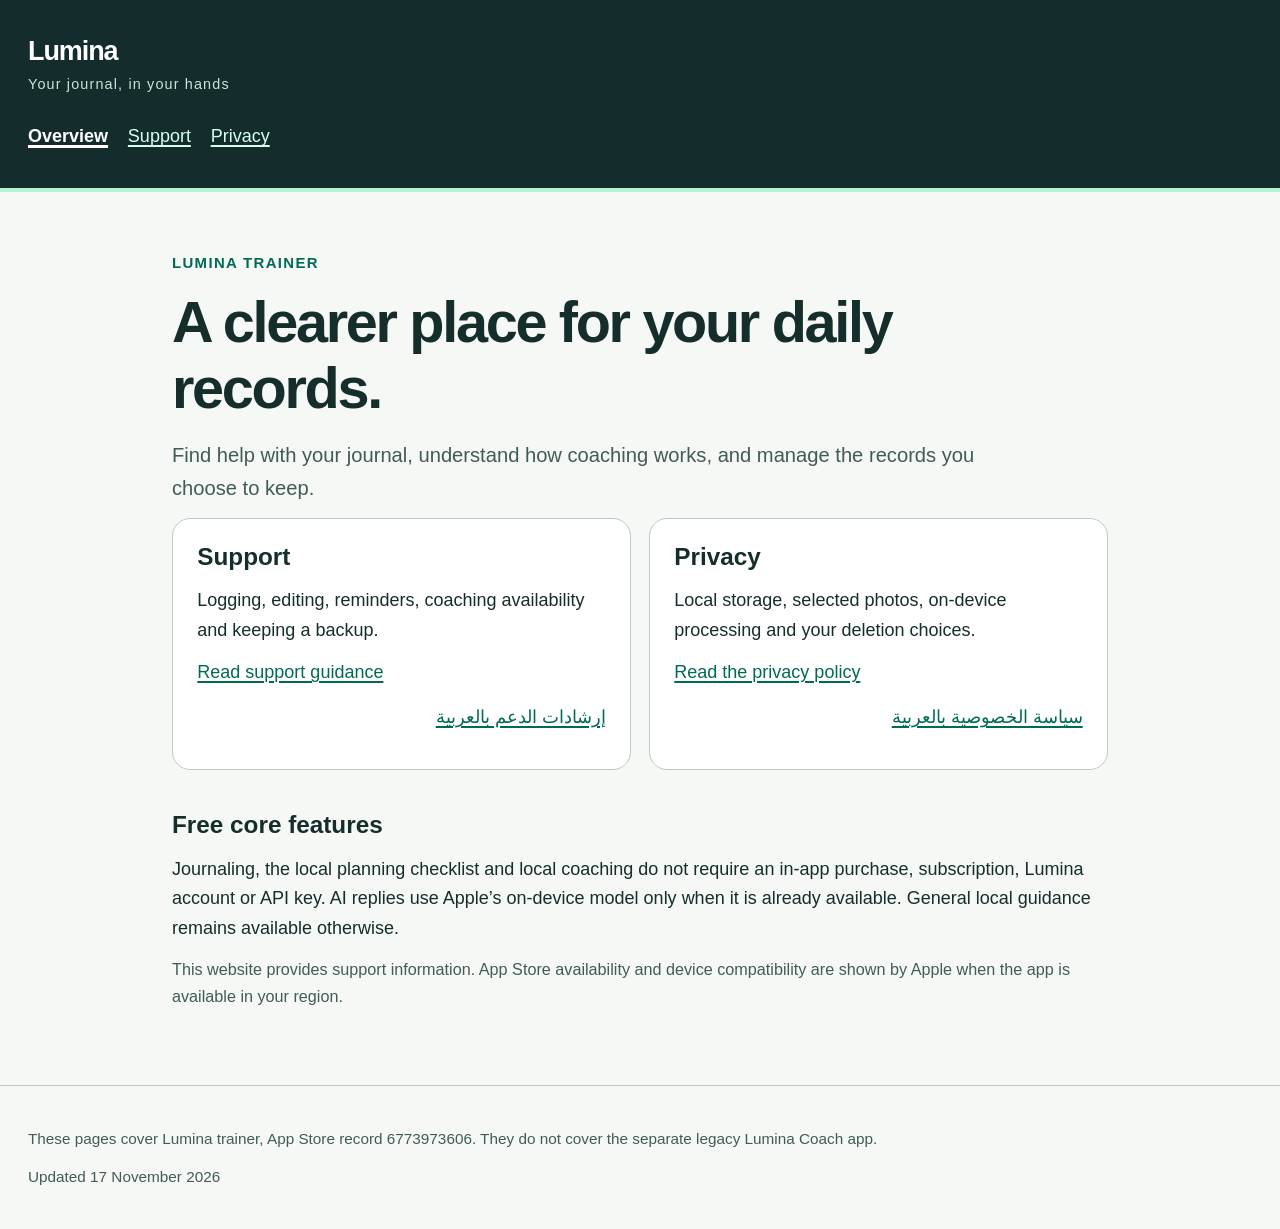
<file: docs/index.html>
<!doctype html>
<html lang="en" dir="ltr">
<head>
<meta charset="utf-8">
<meta name="viewport" content="width=device-width, initial-scale=1">
<meta name="description" content="Support, privacy and data controls for Lumina trainer.">
<meta name="referrer" content="strict-origin-when-cross-origin">
<meta http-equiv="Content-Security-Policy" content="default-src 'none'; style-src 'self'; img-src 'self'; base-uri 'none'; form-action 'none'">
<title>Support and privacy · Lumina</title>
<link rel="stylesheet" href="styles.css">
</head>
<body>
<a class="skip" href="#main">Skip to content</a>
<header><div class="wrap"><a class="brand" href="index.html">Lumina<span>Your journal, in your hands</span></a><nav aria-label="Main navigation"><a href="index.html" aria-current="page">Overview</a><a href="support.html">Support</a><a href="privacy.html">Privacy</a></nav></div></header>
<main class="wrap" id="main">
<p class="eyebrow">Lumina trainer</p>
<h1>A clearer place for your daily records.</h1>
<p class="intro">Find help with your journal, understand how coaching works, and manage the records you choose to keep.</p>
<div class="cards">
<section class="card"><h2>Support</h2><p>Logging, editing, reminders, coaching availability and keeping a backup.</p><p><a href="support.html">Read support guidance</a></p><p lang="ar" dir="rtl"><a href="support-ar.html">إرشادات الدعم بالعربية</a></p></section>
<section class="card"><h2>Privacy</h2><p>Local storage, selected photos, on-device processing and your deletion choices.</p><p><a href="privacy.html">Read the privacy policy</a></p><p lang="ar" dir="rtl"><a href="privacy-ar.html">سياسة الخصوصية بالعربية</a></p></section>
</div>
<section><h2>Free core features</h2><p>Journaling, the local planning checklist and local coaching do not require an in-app purchase, subscription, Lumina account or API key. AI replies use Apple’s on-device model only when it is already available. General local guidance remains available otherwise.</p></section>
<p class="meta">This website provides support information. App Store availability and device compatibility are shown by Apple when the app is available in your region.</p>
</main>
<footer><div class="wrap"><p>These pages cover Lumina trainer, App Store record 6773973606. They do not cover the separate legacy Lumina Coach app.</p><p>Updated 17 November 2026</p></div></footer>
</body>
</html>
</file>
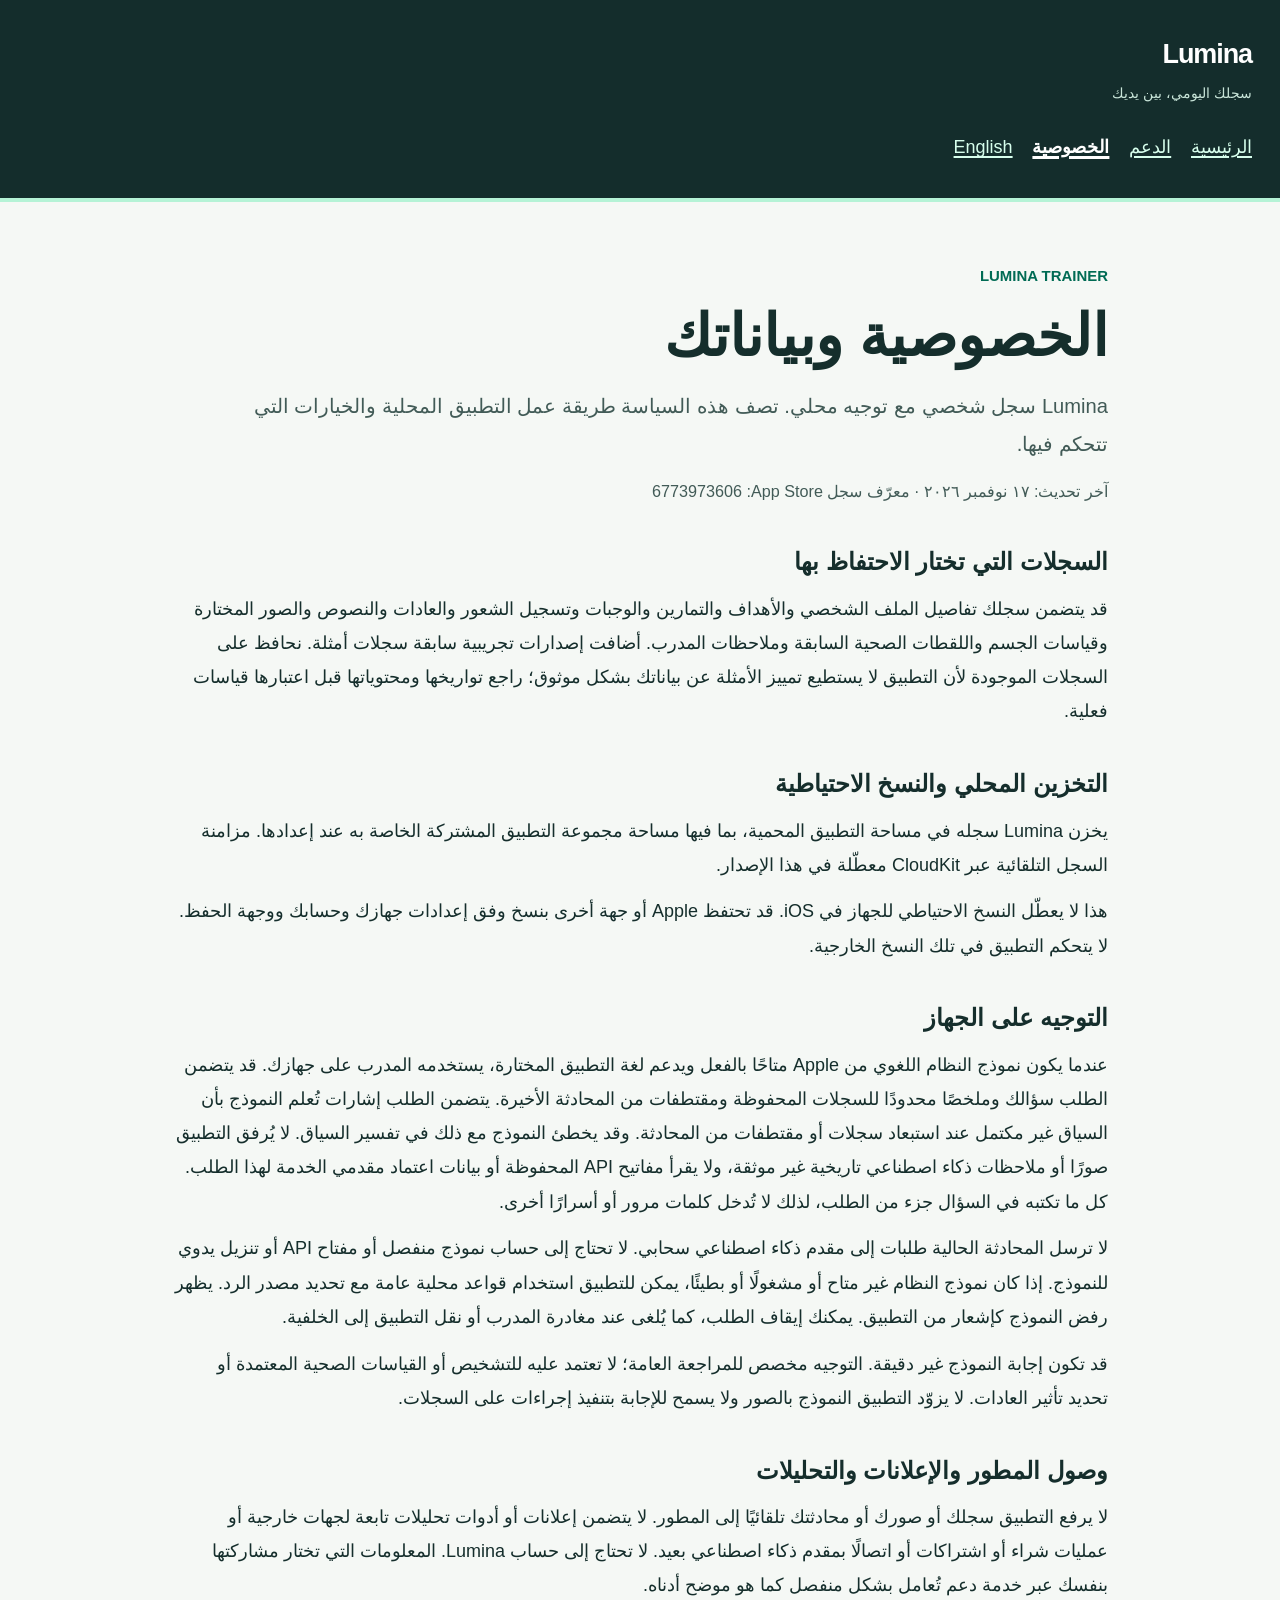
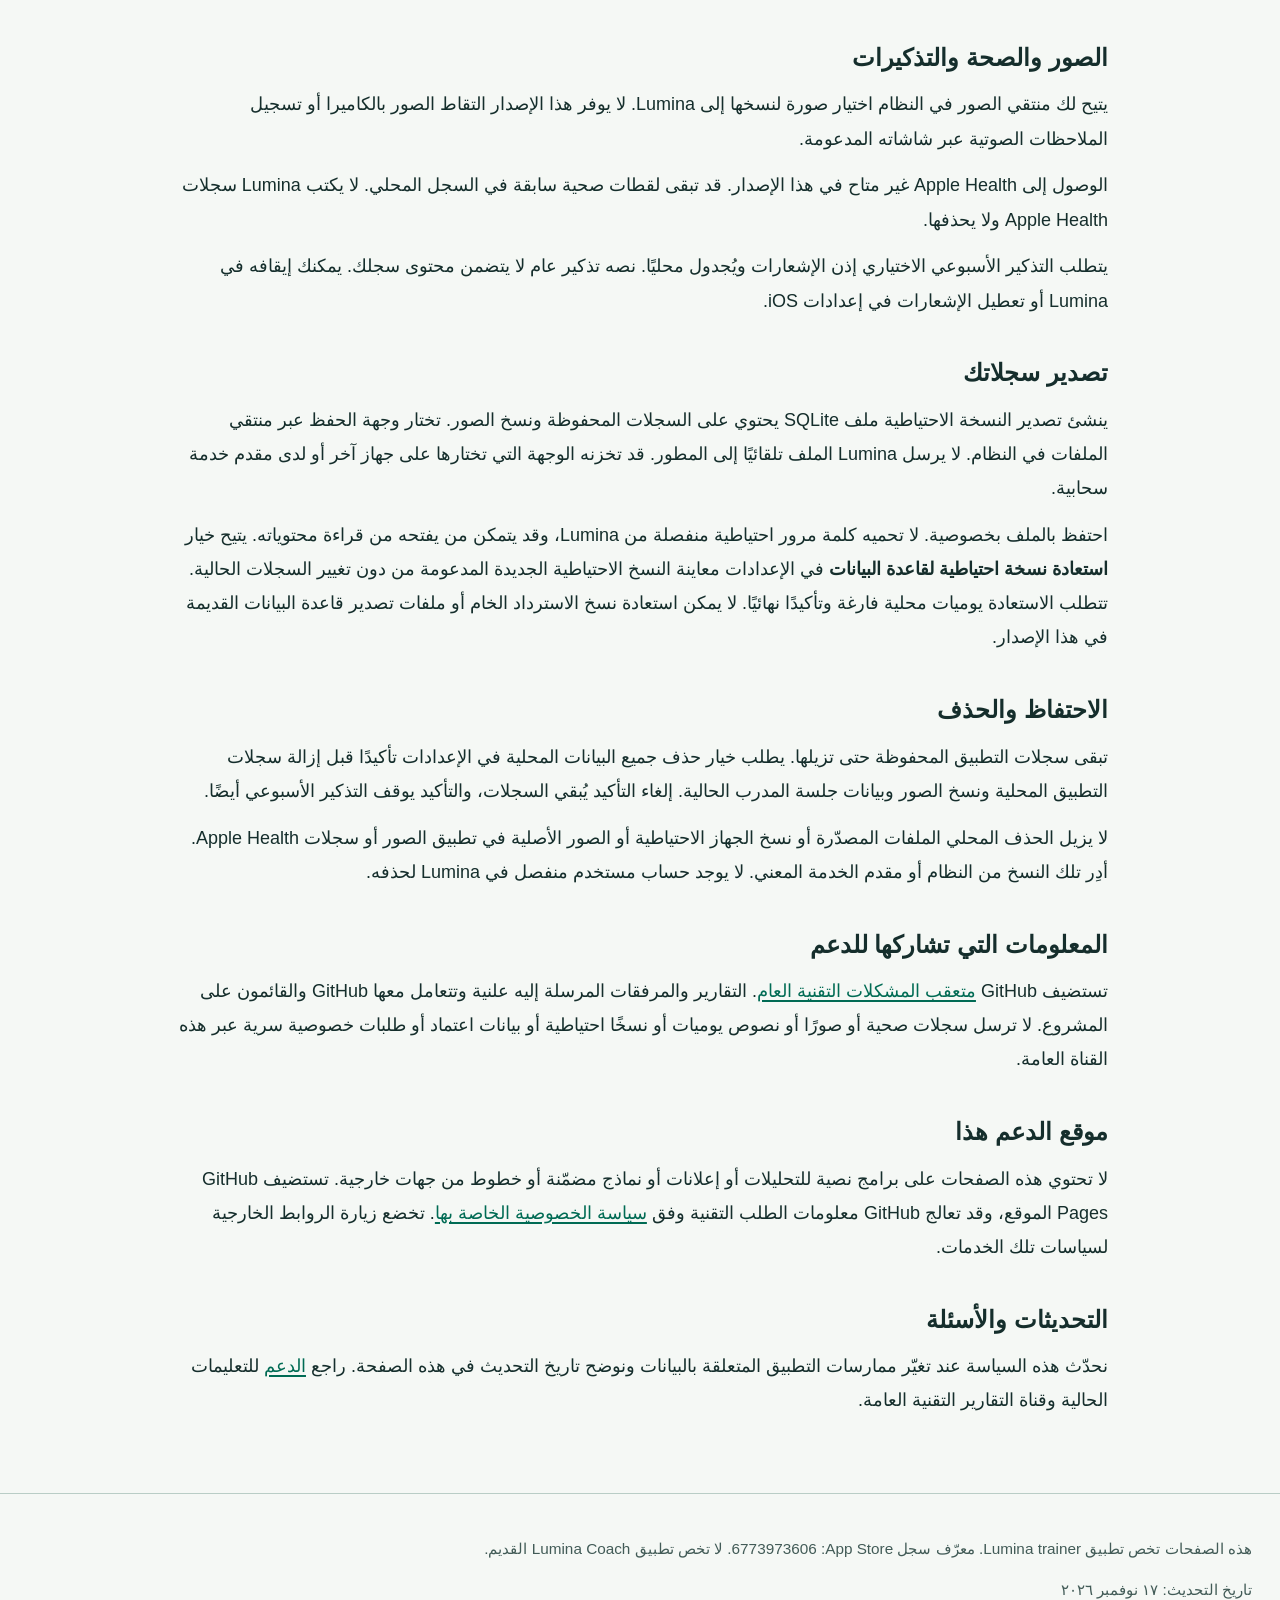
<file: docs/privacy-ar.html>
<!doctype html>
<html lang="ar" dir="rtl">
<head>
<meta charset="utf-8">
<meta name="viewport" content="width=device-width, initial-scale=1">
<meta name="description" content="كيف يخزن Lumina trainer سجلاتك ويعالجها ويصدرها ويحذفها.">
<meta name="referrer" content="strict-origin-when-cross-origin">
<meta http-equiv="Content-Security-Policy" content="default-src 'none'; style-src 'self'; img-src 'self'; base-uri 'none'; form-action 'none'">
<title>سياسة الخصوصية · Lumina</title>
<link rel="stylesheet" href="styles.css">
</head>
<body>
<a class="skip" href="#main">انتقل إلى المحتوى</a>
<header><div class="wrap"><a class="brand" href="index.html">Lumina<span>سجلك اليومي، بين يديك</span></a><nav aria-label="التنقل الرئيسي"><a href="index.html">الرئيسية</a><a href="support-ar.html">الدعم</a><a href="privacy-ar.html" aria-current="page">الخصوصية</a><a href="privacy.html" lang="en" hreflang="en">English</a></nav></div></header>
<main class="wrap" id="main">
<p class="eyebrow">Lumina trainer</p><h1>الخصوصية وبياناتك</h1>
<p class="intro">Lumina سجل شخصي مع توجيه محلي. تصف هذه السياسة طريقة عمل التطبيق المحلية والخيارات التي تتحكم فيها.</p>
<p class="meta">آخر تحديث: ١٧ نوفمبر ٢٠٢٦ · معرّف سجل App Store: <bdi>6773973606</bdi></p>
<section id="records"><h2>السجلات التي تختار الاحتفاظ بها</h2><p>قد يتضمن سجلك تفاصيل الملف الشخصي والأهداف والتمارين والوجبات وتسجيل الشعور والعادات والنصوص والصور المختارة وقياسات الجسم واللقطات الصحية السابقة وملاحظات المدرب. أضافت إصدارات تجريبية سابقة سجلات أمثلة. نحافظ على السجلات الموجودة لأن التطبيق لا يستطيع تمييز الأمثلة عن بياناتك بشكل موثوق؛ راجع تواريخها ومحتوياتها قبل اعتبارها قياسات فعلية.</p></section>
<section id="storage"><h2>التخزين المحلي والنسخ الاحتياطية</h2><p>يخزن Lumina سجله في مساحة التطبيق المحمية، بما فيها مساحة مجموعة التطبيق المشتركة الخاصة به عند إعدادها. مزامنة السجل التلقائية عبر CloudKit معطّلة في هذا الإصدار.</p><p>هذا لا يعطّل النسخ الاحتياطي للجهاز في iOS. قد تحتفظ Apple أو جهة أخرى بنسخ وفق إعدادات جهازك وحسابك ووجهة الحفظ. لا يتحكم التطبيق في تلك النسخ الخارجية.</p></section>
<section id="ai"><h2>التوجيه على الجهاز</h2><p>عندما يكون نموذج النظام اللغوي من Apple متاحًا بالفعل ويدعم لغة التطبيق المختارة، يستخدمه المدرب على جهازك. قد يتضمن الطلب سؤالك وملخصًا محدودًا للسجلات المحفوظة ومقتطفات من المحادثة الأخيرة. يتضمن الطلب إشارات تُعلم النموذج بأن السياق غير مكتمل عند استبعاد سجلات أو مقتطفات من المحادثة. وقد يخطئ النموذج مع ذلك في تفسير السياق. لا يُرفق التطبيق صورًا أو ملاحظات ذكاء اصطناعي تاريخية غير موثقة، ولا يقرأ مفاتيح API المحفوظة أو بيانات اعتماد مقدمي الخدمة لهذا الطلب. كل ما تكتبه في السؤال جزء من الطلب، لذلك لا تُدخل كلمات مرور أو أسرارًا أخرى.</p><p>لا ترسل المحادثة الحالية طلبات إلى مقدم ذكاء اصطناعي سحابي. لا تحتاج إلى حساب نموذج منفصل أو مفتاح API أو تنزيل يدوي للنموذج. إذا كان نموذج النظام غير متاح أو مشغولًا أو بطيئًا، يمكن للتطبيق استخدام قواعد محلية عامة مع تحديد مصدر الرد. يظهر رفض النموذج كإشعار من التطبيق. يمكنك إيقاف الطلب، كما يُلغى عند مغادرة المدرب أو نقل التطبيق إلى الخلفية.</p><p>قد تكون إجابة النموذج غير دقيقة. التوجيه مخصص للمراجعة العامة؛ لا تعتمد عليه للتشخيص أو القياسات الصحية المعتمدة أو تحديد تأثير العادات. لا يزوّد التطبيق النموذج بالصور ولا يسمح للإجابة بتنفيذ إجراءات على السجلات.</p></section>
<section id="collection"><h2>وصول المطور والإعلانات والتحليلات</h2><p>لا يرفع التطبيق سجلك أو صورك أو محادثتك تلقائيًا إلى المطور. لا يتضمن إعلانات أو أدوات تحليلات تابعة لجهات خارجية أو عمليات شراء أو اشتراكات أو اتصالًا بمقدم ذكاء اصطناعي بعيد. لا تحتاج إلى حساب Lumina. المعلومات التي تختار مشاركتها بنفسك عبر خدمة دعم تُعامل بشكل منفصل كما هو موضح أدناه.</p></section>
<section id="permissions"><h2>الصور والصحة والتذكيرات</h2><p>يتيح لك منتقي الصور في النظام اختيار صورة لنسخها إلى Lumina. لا يوفر هذا الإصدار التقاط الصور بالكاميرا أو تسجيل الملاحظات الصوتية عبر شاشاته المدعومة.</p><p>الوصول إلى Apple Health غير متاح في هذا الإصدار. قد تبقى لقطات صحية سابقة في السجل المحلي. لا يكتب Lumina سجلات Apple Health ولا يحذفها.</p><p>يتطلب التذكير الأسبوعي الاختياري إذن الإشعارات ويُجدول محليًا. نصه تذكير عام لا يتضمن محتوى سجلك. يمكنك إيقافه في Lumina أو تعطيل الإشعارات في إعدادات iOS.</p></section>
<section id="export"><h2>تصدير سجلاتك</h2><p>ينشئ تصدير النسخة الاحتياطية ملف SQLite يحتوي على السجلات المحفوظة ونسخ الصور. تختار وجهة الحفظ عبر منتقي الملفات في النظام. لا يرسل Lumina الملف تلقائيًا إلى المطور. قد تخزنه الوجهة التي تختارها على جهاز آخر أو لدى مقدم خدمة سحابية.</p><p>احتفظ بالملف بخصوصية. لا تحميه كلمة مرور احتياطية منفصلة من Lumina، وقد يتمكن من يفتحه من قراءة محتوياته. يتيح خيار <strong>استعادة نسخة احتياطية لقاعدة البيانات</strong> في الإعدادات معاينة النسخ الاحتياطية الجديدة المدعومة من دون تغيير السجلات الحالية. تتطلب الاستعادة يوميات محلية فارغة وتأكيدًا نهائيًا. لا يمكن استعادة نسخ الاسترداد الخام أو ملفات تصدير قاعدة البيانات القديمة في هذا الإصدار.</p></section>
<section id="retention"><h2>الاحتفاظ والحذف</h2><p>تبقى سجلات التطبيق المحفوظة حتى تزيلها. يطلب خيار حذف جميع البيانات المحلية في الإعدادات تأكيدًا قبل إزالة سجلات التطبيق المحلية ونسخ الصور وبيانات جلسة المدرب الحالية. إلغاء التأكيد يُبقي السجلات، والتأكيد يوقف التذكير الأسبوعي أيضًا.</p><p>لا يزيل الحذف المحلي الملفات المصدّرة أو نسخ الجهاز الاحتياطية أو الصور الأصلية في تطبيق الصور أو سجلات Apple Health. أدِر تلك النسخ من النظام أو مقدم الخدمة المعني. لا يوجد حساب مستخدم منفصل في Lumina لحذفه.</p></section>
<section id="support"><h2>المعلومات التي تشاركها للدعم</h2><p>تستضيف GitHub <a href="support-ar.html#contact">متعقب المشكلات التقنية العام</a>. التقارير والمرفقات المرسلة إليه علنية وتتعامل معها GitHub والقائمون على المشروع. لا ترسل سجلات صحية أو صورًا أو نصوص يوميات أو نسخًا احتياطية أو بيانات اعتماد أو طلبات خصوصية سرية عبر هذه القناة العامة.</p></section>
<section id="website"><h2>موقع الدعم هذا</h2><p>لا تحتوي هذه الصفحات على برامج نصية للتحليلات أو إعلانات أو نماذج مضمّنة أو خطوط من جهات خارجية. تستضيف GitHub Pages الموقع، وقد تعالج GitHub معلومات الطلب التقنية وفق <a href="https://docs.github.com/en/site-policy/privacy-policies/github-general-privacy-statement">سياسة الخصوصية الخاصة بها</a>. تخضع زيارة الروابط الخارجية لسياسات تلك الخدمات.</p></section>
<section id="changes"><h2>التحديثات والأسئلة</h2><p>نحدّث هذه السياسة عند تغيّر ممارسات التطبيق المتعلقة بالبيانات ونوضح تاريخ التحديث في هذه الصفحة. راجع <a href="support-ar.html">الدعم</a> للتعليمات الحالية وقناة التقارير التقنية العامة.</p></section>
</main>
<footer><div class="wrap"><p>هذه الصفحات تخص تطبيق Lumina trainer. معرّف سجل App Store: <bdi>6773973606</bdi>. لا تخص تطبيق Lumina Coach القديم.</p><p>تاريخ التحديث: ١٧ نوفمبر ٢٠٢٦</p></div></footer>
</body>
</html>
</file>
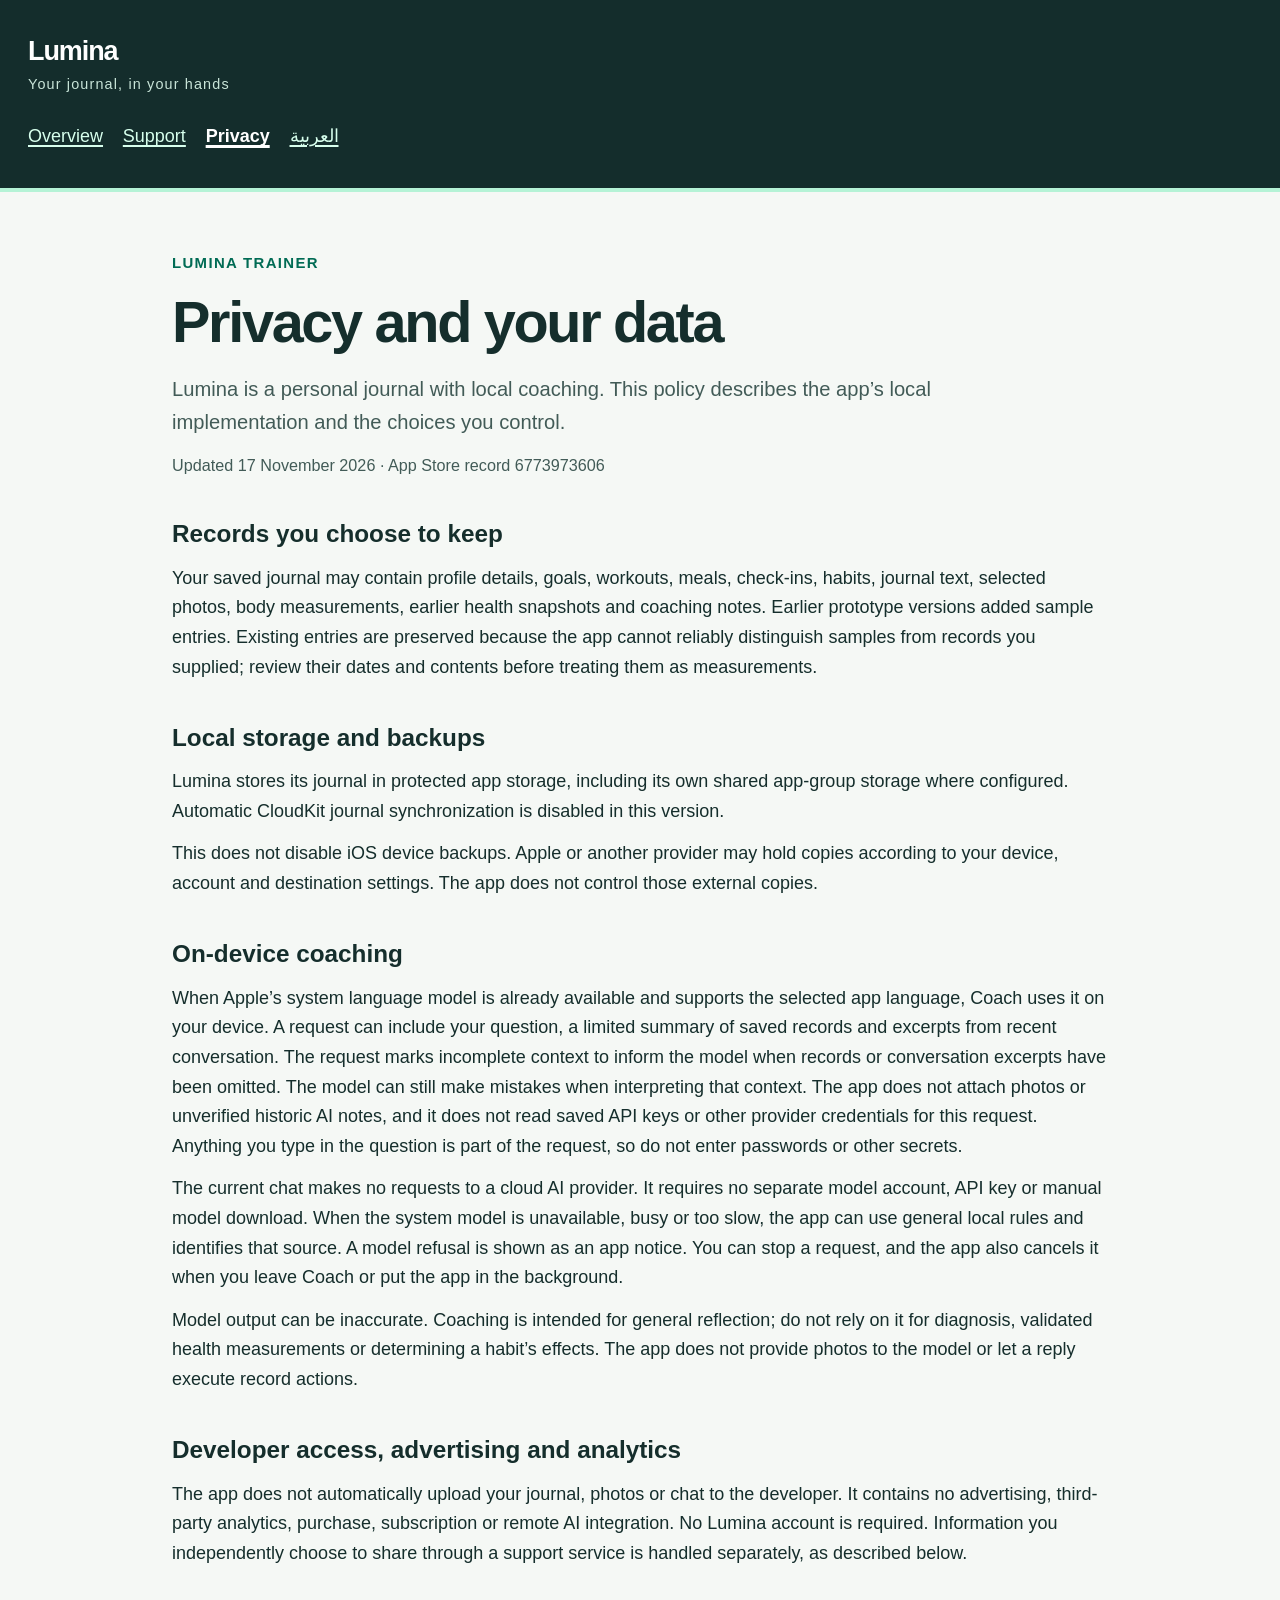
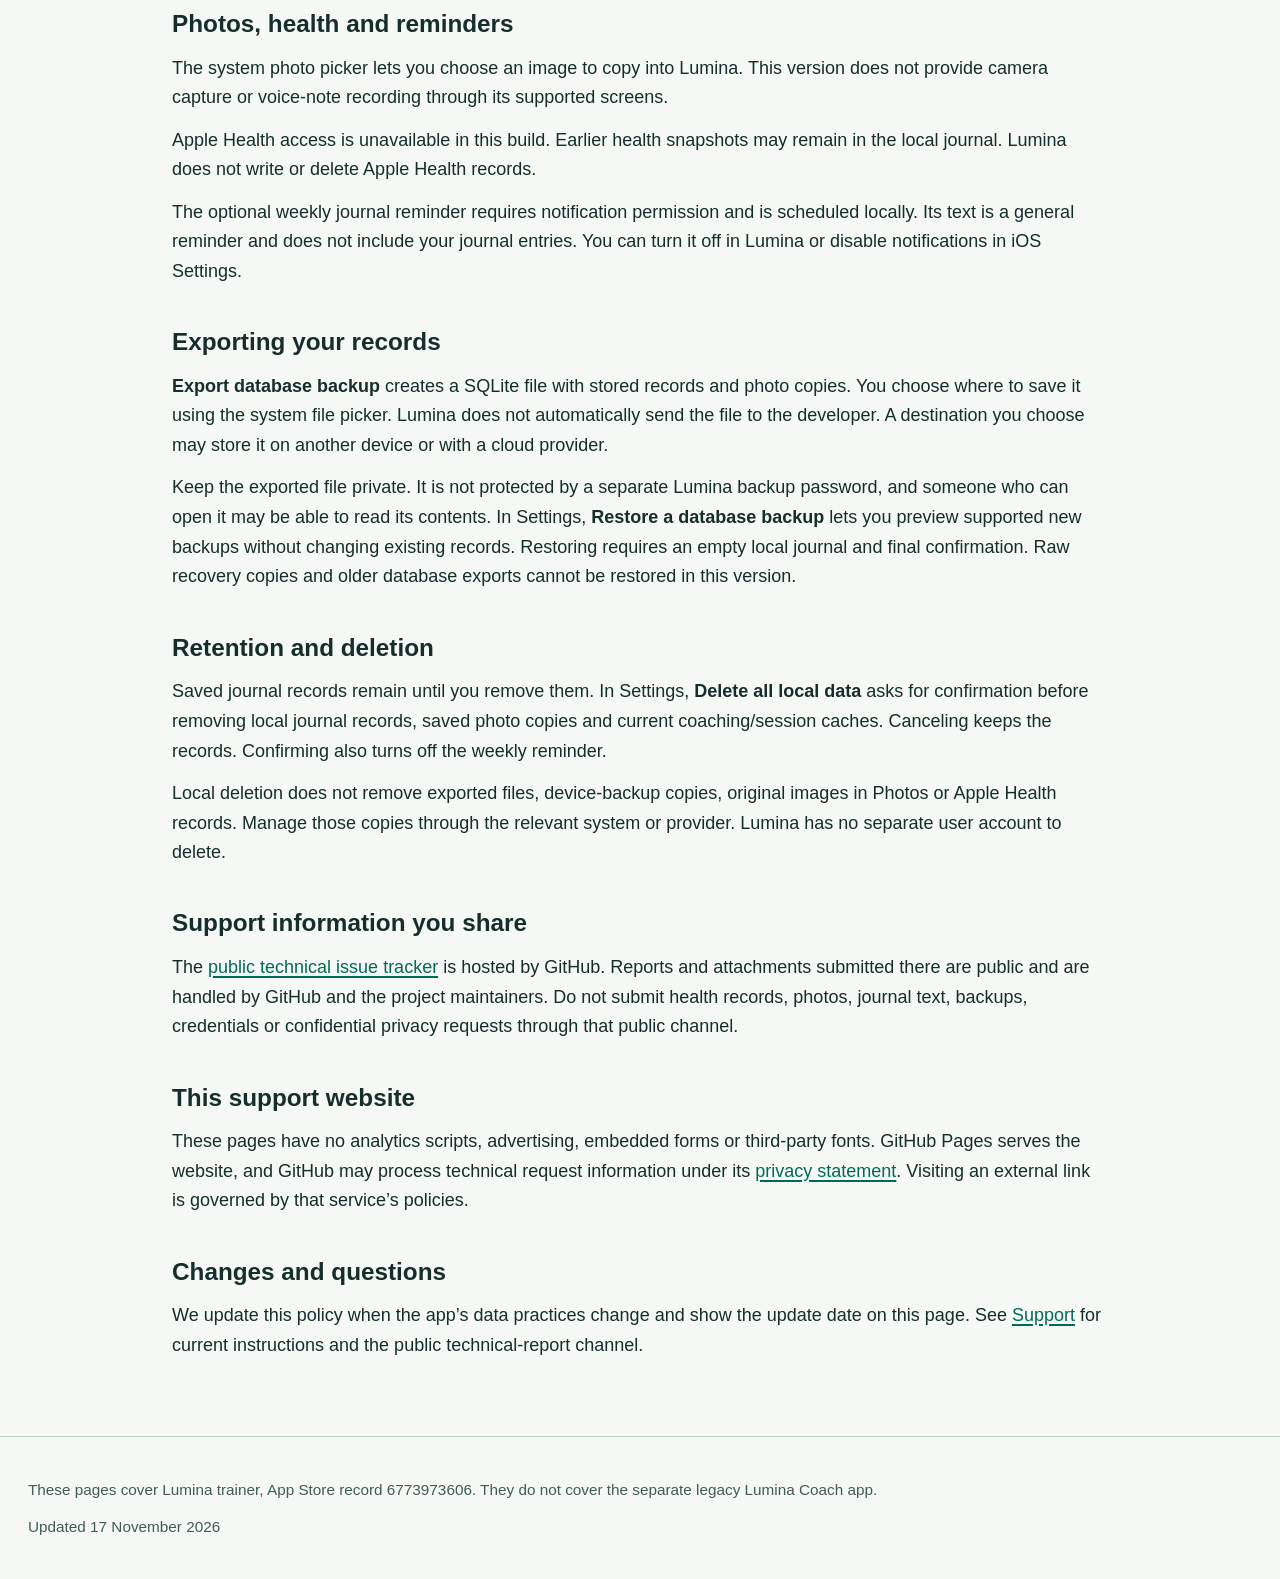
<file: docs/privacy.html>
<!doctype html>
<html lang="en" dir="ltr">
<head>
<meta charset="utf-8">
<meta name="viewport" content="width=device-width, initial-scale=1">
<meta name="description" content="How Lumina trainer stores, processes, exports and deletes your records.">
<meta name="referrer" content="strict-origin-when-cross-origin">
<meta http-equiv="Content-Security-Policy" content="default-src 'none'; style-src 'self'; img-src 'self'; base-uri 'none'; form-action 'none'">
<title>Privacy policy · Lumina</title>
<link rel="stylesheet" href="styles.css">
</head>
<body>
<a class="skip" href="#main">Skip to content</a>
<header><div class="wrap"><a class="brand" href="index.html">Lumina<span>Your journal, in your hands</span></a><nav aria-label="Main navigation"><a href="index.html">Overview</a><a href="support.html">Support</a><a href="privacy.html" aria-current="page">Privacy</a><a href="privacy-ar.html" lang="ar" hreflang="ar">العربية</a></nav></div></header>
<main class="wrap" id="main">
<p class="eyebrow">Lumina trainer</p>
<h1>Privacy and your data</h1>
<p class="intro">Lumina is a personal journal with local coaching. This policy describes the app’s local implementation and the choices you control.</p>
<p class="meta">Updated 17 November 2026 · App Store record 6773973606</p>
<section id="records"><h2>Records you choose to keep</h2><p>Your saved journal may contain profile details, goals, workouts, meals, check-ins, habits, journal text, selected photos, body measurements, earlier health snapshots and coaching notes. Earlier prototype versions added sample entries. Existing entries are preserved because the app cannot reliably distinguish samples from records you supplied; review their dates and contents before treating them as measurements.</p></section>
<section id="storage"><h2>Local storage and backups</h2><p>Lumina stores its journal in protected app storage, including its own shared app-group storage where configured. Automatic CloudKit journal synchronization is disabled in this version.</p><p>This does not disable iOS device backups. Apple or another provider may hold copies according to your device, account and destination settings. The app does not control those external copies.</p></section>
<section id="ai"><h2>On-device coaching</h2><p>When Apple’s system language model is already available and supports the selected app language, Coach uses it on your device. A request can include your question, a limited summary of saved records and excerpts from recent conversation. The request marks incomplete context to inform the model when records or conversation excerpts have been omitted. The model can still make mistakes when interpreting that context. The app does not attach photos or unverified historic AI notes, and it does not read saved API keys or other provider credentials for this request. Anything you type in the question is part of the request, so do not enter passwords or other secrets.</p><p>The current chat makes no requests to a cloud AI provider. It requires no separate model account, API key or manual model download. When the system model is unavailable, busy or too slow, the app can use general local rules and identifies that source. A model refusal is shown as an app notice. You can stop a request, and the app also cancels it when you leave Coach or put the app in the background.</p><p>Model output can be inaccurate. Coaching is intended for general reflection; do not rely on it for diagnosis, validated health measurements or determining a habit’s effects. The app does not provide photos to the model or let a reply execute record actions.</p></section>
<section id="collection"><h2>Developer access, advertising and analytics</h2><p>The app does not automatically upload your journal, photos or chat to the developer. It contains no advertising, third-party analytics, purchase, subscription or remote AI integration. No Lumina account is required. Information you independently choose to share through a support service is handled separately, as described below.</p></section>
<section id="permissions"><h2>Photos, health and reminders</h2><p>The system photo picker lets you choose an image to copy into Lumina. This version does not provide camera capture or voice-note recording through its supported screens.</p><p>Apple Health access is unavailable in this build. Earlier health snapshots may remain in the local journal. Lumina does not write or delete Apple Health records.</p><p>The optional weekly journal reminder requires notification permission and is scheduled locally. Its text is a general reminder and does not include your journal entries. You can turn it off in Lumina or disable notifications in iOS Settings.</p></section>
<section id="export"><h2>Exporting your records</h2><p><strong>Export database backup</strong> creates a SQLite file with stored records and photo copies. You choose where to save it using the system file picker. Lumina does not automatically send the file to the developer. A destination you choose may store it on another device or with a cloud provider.</p><p>Keep the exported file private. It is not protected by a separate Lumina backup password, and someone who can open it may be able to read its contents. In Settings, <strong>Restore a database backup</strong> lets you preview supported new backups without changing existing records. Restoring requires an empty local journal and final confirmation. Raw recovery copies and older database exports cannot be restored in this version.</p></section>
<section id="retention"><h2>Retention and deletion</h2><p>Saved journal records remain until you remove them. In Settings, <strong>Delete all local data</strong> asks for confirmation before removing local journal records, saved photo copies and current coaching/session caches. Canceling keeps the records. Confirming also turns off the weekly reminder.</p><p>Local deletion does not remove exported files, device-backup copies, original images in Photos or Apple Health records. Manage those copies through the relevant system or provider. Lumina has no separate user account to delete.</p></section>
<section id="support"><h2>Support information you share</h2><p>The <a href="support.html#contact">public technical issue tracker</a> is hosted by GitHub. Reports and attachments submitted there are public and are handled by GitHub and the project maintainers. Do not submit health records, photos, journal text, backups, credentials or confidential privacy requests through that public channel.</p></section>
<section id="website"><h2>This support website</h2><p>These pages have no analytics scripts, advertising, embedded forms or third-party fonts. GitHub Pages serves the website, and GitHub may process technical request information under its <a href="https://docs.github.com/en/site-policy/privacy-policies/github-general-privacy-statement">privacy statement</a>. Visiting an external link is governed by that service’s policies.</p></section>
<section id="changes"><h2>Changes and questions</h2><p>We update this policy when the app’s data practices change and show the update date on this page. See <a href="support.html">Support</a> for current instructions and the public technical-report channel.</p></section>
</main>
<footer><div class="wrap"><p>These pages cover Lumina trainer, App Store record 6773973606. They do not cover the separate legacy Lumina Coach app.</p><p>Updated 17 November 2026</p></div></footer>
</body>
</html>
</file>
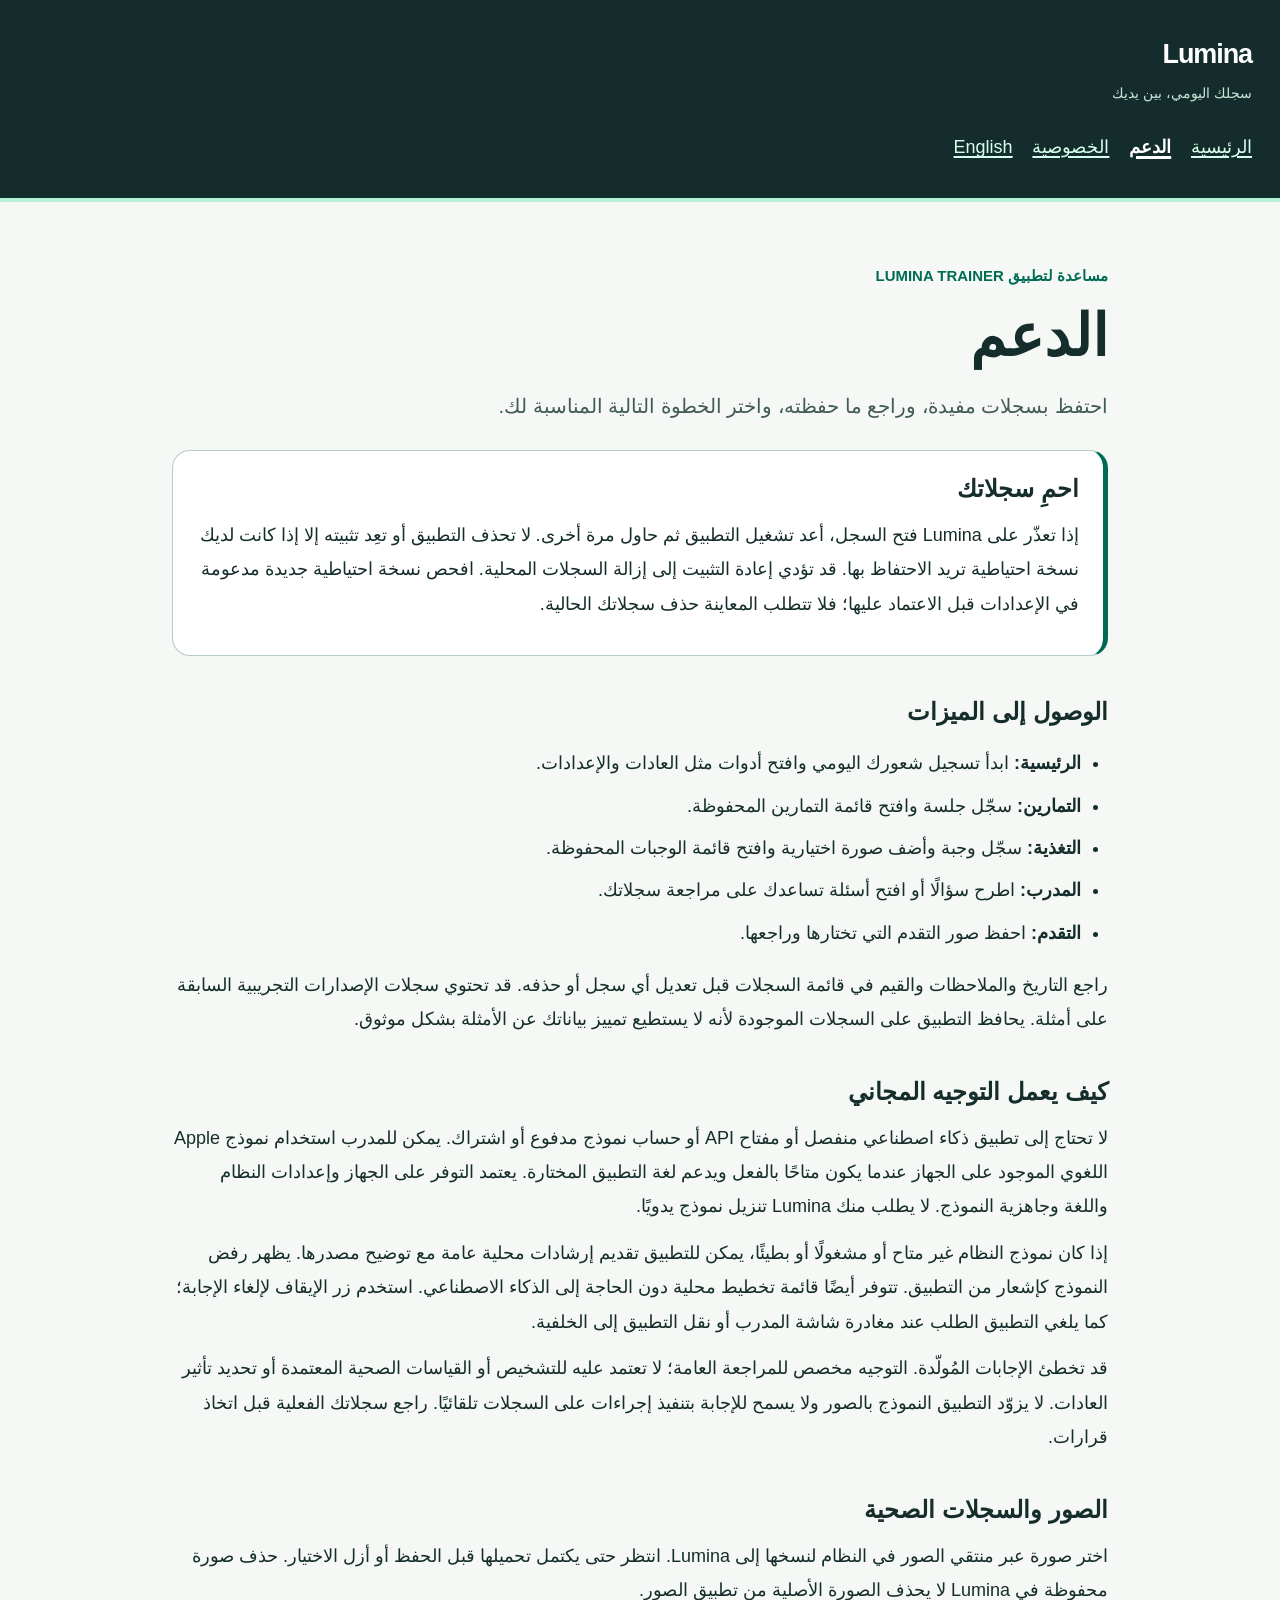
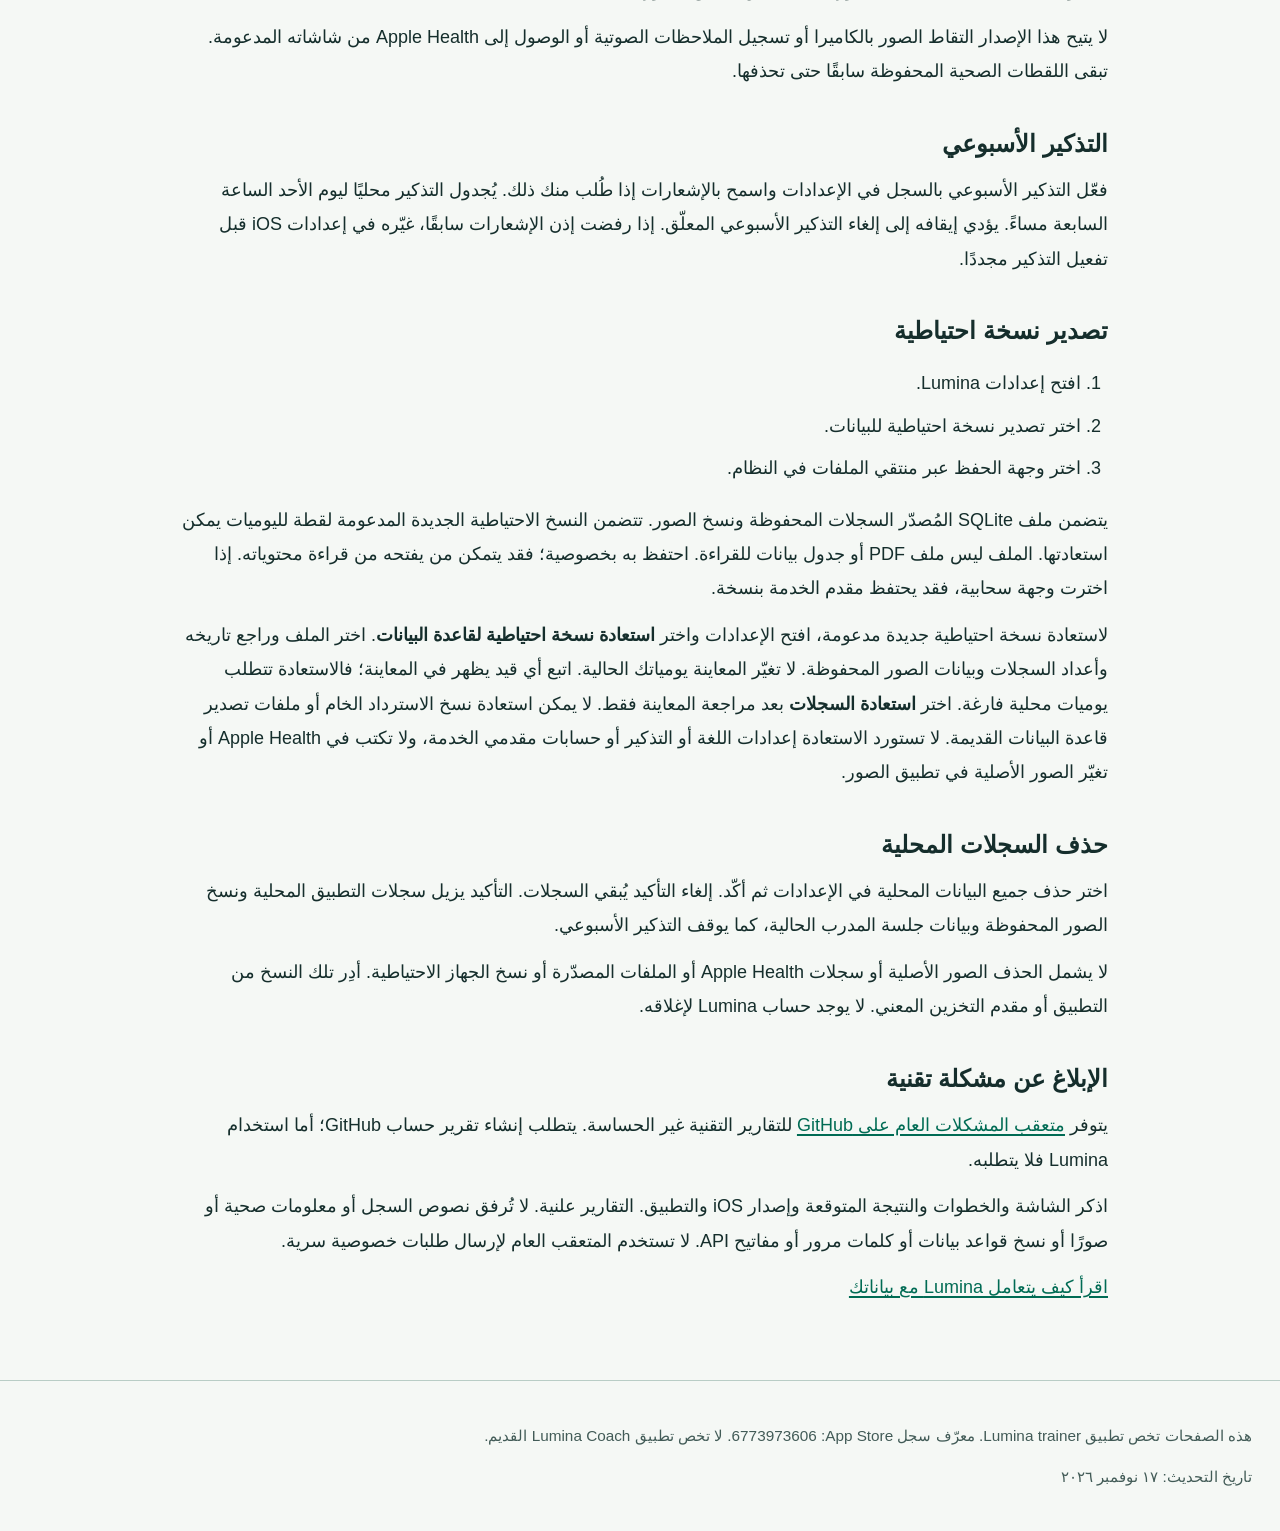
<file: docs/support-ar.html>
<!doctype html>
<html lang="ar" dir="rtl">
<head>
<meta charset="utf-8">
<meta name="viewport" content="width=device-width, initial-scale=1">
<meta name="description" content="مساعدة عملية لسجلات Lumina والتوجيه المحلي والتذكيرات والنسخ الاحتياطي والحذف.">
<meta name="referrer" content="strict-origin-when-cross-origin">
<meta http-equiv="Content-Security-Policy" content="default-src 'none'; style-src 'self'; img-src 'self'; base-uri 'none'; form-action 'none'">
<title>الدعم · Lumina</title>
<link rel="stylesheet" href="styles.css">
</head>
<body>
<a class="skip" href="#main">انتقل إلى المحتوى</a>
<header><div class="wrap"><a class="brand" href="index.html">Lumina<span>سجلك اليومي، بين يديك</span></a><nav aria-label="التنقل الرئيسي"><a href="index.html">الرئيسية</a><a href="support-ar.html" aria-current="page">الدعم</a><a href="privacy-ar.html">الخصوصية</a><a href="support.html" lang="en" hreflang="en">English</a></nav></div></header>
<main class="wrap" id="main">
<p class="eyebrow">مساعدة لتطبيق Lumina trainer</p><h1>الدعم</h1>
<p class="intro">احتفظ بسجلات مفيدة، وراجع ما حفظته، واختر الخطوة التالية المناسبة لك.</p>
<div class="note"><h2>احمِ سجلاتك</h2><p>إذا تعذّر على Lumina فتح السجل، أعد تشغيل التطبيق ثم حاول مرة أخرى. لا تحذف التطبيق أو تعِد تثبيته إلا إذا كانت لديك نسخة احتياطية تريد الاحتفاظ بها. قد تؤدي إعادة التثبيت إلى إزالة السجلات المحلية. افحص نسخة احتياطية جديدة مدعومة في الإعدادات قبل الاعتماد عليها؛ فلا تتطلب المعاينة حذف سجلاتك الحالية.</p></div>
<section id="navigation"><h2>الوصول إلى الميزات</h2><ul><li><strong>الرئيسية:</strong> ابدأ تسجيل شعورك اليومي وافتح أدوات مثل العادات والإعدادات.</li><li><strong>التمارين:</strong> سجّل جلسة وافتح قائمة التمارين المحفوظة.</li><li><strong>التغذية:</strong> سجّل وجبة وأضف صورة اختيارية وافتح قائمة الوجبات المحفوظة.</li><li><strong>المدرب:</strong> اطرح سؤالًا أو افتح أسئلة تساعدك على مراجعة سجلاتك.</li><li><strong>التقدم:</strong> احفظ صور التقدم التي تختارها وراجعها.</li></ul><p>راجع التاريخ والملاحظات والقيم في قائمة السجلات قبل تعديل أي سجل أو حذفه. قد تحتوي سجلات الإصدارات التجريبية السابقة على أمثلة. يحافظ التطبيق على السجلات الموجودة لأنه لا يستطيع تمييز بياناتك عن الأمثلة بشكل موثوق.</p></section>
<section id="coaching"><h2>كيف يعمل التوجيه المجاني</h2><p>لا تحتاج إلى تطبيق ذكاء اصطناعي منفصل أو مفتاح API أو حساب نموذج مدفوع أو اشتراك. يمكن للمدرب استخدام نموذج Apple اللغوي الموجود على الجهاز عندما يكون متاحًا بالفعل ويدعم لغة التطبيق المختارة. يعتمد التوفر على الجهاز وإعدادات النظام واللغة وجاهزية النموذج. لا يطلب منك Lumina تنزيل نموذج يدويًا.</p><p>إذا كان نموذج النظام غير متاح أو مشغولًا أو بطيئًا، يمكن للتطبيق تقديم إرشادات محلية عامة مع توضيح مصدرها. يظهر رفض النموذج كإشعار من التطبيق. تتوفر أيضًا قائمة تخطيط محلية دون الحاجة إلى الذكاء الاصطناعي. استخدم زر الإيقاف لإلغاء الإجابة؛ كما يلغي التطبيق الطلب عند مغادرة شاشة المدرب أو نقل التطبيق إلى الخلفية.</p><p>قد تخطئ الإجابات المُولّدة. التوجيه مخصص للمراجعة العامة؛ لا تعتمد عليه للتشخيص أو القياسات الصحية المعتمدة أو تحديد تأثير العادات. لا يزوّد التطبيق النموذج بالصور ولا يسمح للإجابة بتنفيذ إجراءات على السجلات تلقائيًا. راجع سجلاتك الفعلية قبل اتخاذ قرارات.</p></section>
<section id="photos"><h2>الصور والسجلات الصحية</h2><p>اختر صورة عبر منتقي الصور في النظام لنسخها إلى Lumina. انتظر حتى يكتمل تحميلها قبل الحفظ أو أزل الاختيار. حذف صورة محفوظة في Lumina لا يحذف الصورة الأصلية من تطبيق الصور.</p><p>لا يتيح هذا الإصدار التقاط الصور بالكاميرا أو تسجيل الملاحظات الصوتية أو الوصول إلى Apple Health من شاشاته المدعومة. تبقى اللقطات الصحية المحفوظة سابقًا حتى تحذفها.</p></section>
<section id="reminders"><h2>التذكير الأسبوعي</h2><p>فعّل التذكير الأسبوعي بالسجل في الإعدادات واسمح بالإشعارات إذا طُلب منك ذلك. يُجدول التذكير محليًا ليوم الأحد الساعة السابعة مساءً. يؤدي إيقافه إلى إلغاء التذكير الأسبوعي المعلّق. إذا رفضت إذن الإشعارات سابقًا، غيّره في إعدادات iOS قبل تفعيل التذكير مجددًا.</p></section>
<section id="backup"><h2>تصدير نسخة احتياطية</h2><ol><li>افتح إعدادات Lumina.</li><li>اختر تصدير نسخة احتياطية للبيانات.</li><li>اختر وجهة الحفظ عبر منتقي الملفات في النظام.</li></ol><p>يتضمن ملف SQLite المُصدّر السجلات المحفوظة ونسخ الصور. تتضمن النسخ الاحتياطية الجديدة المدعومة لقطة لليوميات يمكن استعادتها. الملف ليس ملف PDF أو جدول بيانات للقراءة. احتفظ به بخصوصية؛ فقد يتمكن من يفتحه من قراءة محتوياته. إذا اخترت وجهة سحابية، فقد يحتفظ مقدم الخدمة بنسخة.</p>
<p>لاستعادة نسخة احتياطية جديدة مدعومة، افتح الإعدادات واختر <strong>استعادة نسخة احتياطية لقاعدة البيانات</strong>. اختر الملف وراجع تاريخه وأعداد السجلات وبيانات الصور المحفوظة. لا تغيّر المعاينة يومياتك الحالية. اتبع أي قيد يظهر في المعاينة؛ فالاستعادة تتطلب يوميات محلية فارغة. اختر <strong>استعادة السجلات</strong> بعد مراجعة المعاينة فقط. لا يمكن استعادة نسخ الاسترداد الخام أو ملفات تصدير قاعدة البيانات القديمة. لا تستورد الاستعادة إعدادات اللغة أو التذكير أو حسابات مقدمي الخدمة، ولا تكتب في Apple Health أو تغيّر الصور الأصلية في تطبيق الصور.</p></section>
<section id="deletion"><h2>حذف السجلات المحلية</h2><p>اختر حذف جميع البيانات المحلية في الإعدادات ثم أكّد. إلغاء التأكيد يُبقي السجلات. التأكيد يزيل سجلات التطبيق المحلية ونسخ الصور المحفوظة وبيانات جلسة المدرب الحالية، كما يوقف التذكير الأسبوعي.</p><p>لا يشمل الحذف الصور الأصلية أو سجلات Apple Health أو الملفات المصدّرة أو نسخ الجهاز الاحتياطية. أدِر تلك النسخ من التطبيق أو مقدم التخزين المعني. لا يوجد حساب Lumina لإغلاقه.</p></section>
<section id="contact"><h2>الإبلاغ عن مشكلة تقنية</h2><p>يتوفر <a href="https://github.com/swonyu/Lumina/issues">متعقب المشكلات العام على GitHub</a> للتقارير التقنية غير الحساسة. يتطلب إنشاء تقرير حساب GitHub؛ أما استخدام Lumina فلا يتطلبه.</p><p>اذكر الشاشة والخطوات والنتيجة المتوقعة وإصدار iOS والتطبيق. التقارير علنية. لا تُرفق نصوص السجل أو معلومات صحية أو صورًا أو نسخ قواعد بيانات أو كلمات مرور أو مفاتيح API. لا تستخدم المتعقب العام لإرسال طلبات خصوصية سرية.</p></section>
<p><a href="privacy-ar.html">اقرأ كيف يتعامل Lumina مع بياناتك</a></p>
</main>
<footer><div class="wrap"><p>هذه الصفحات تخص تطبيق Lumina trainer. معرّف سجل App Store: <bdi>6773973606</bdi>. لا تخص تطبيق Lumina Coach القديم.</p><p>تاريخ التحديث: ١٧ نوفمبر ٢٠٢٦</p></div></footer>
</body>
</html>
</file>
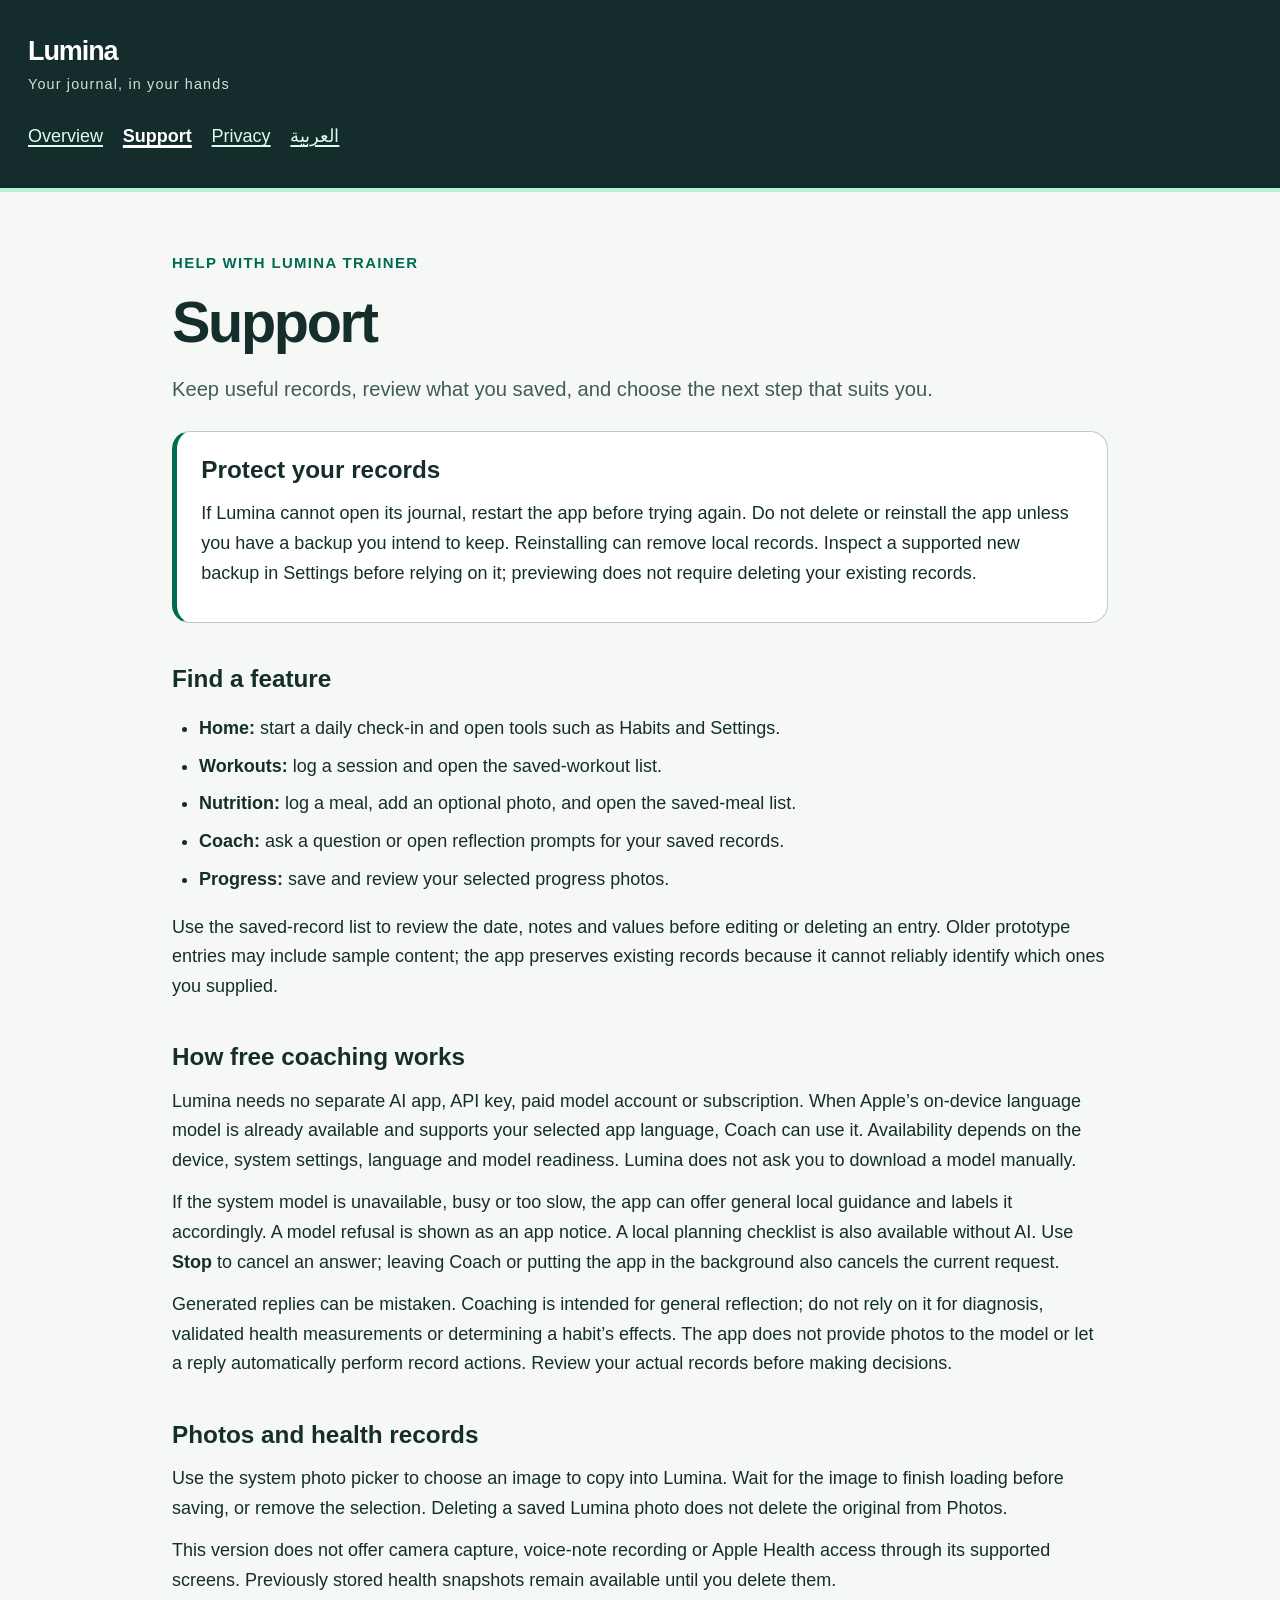
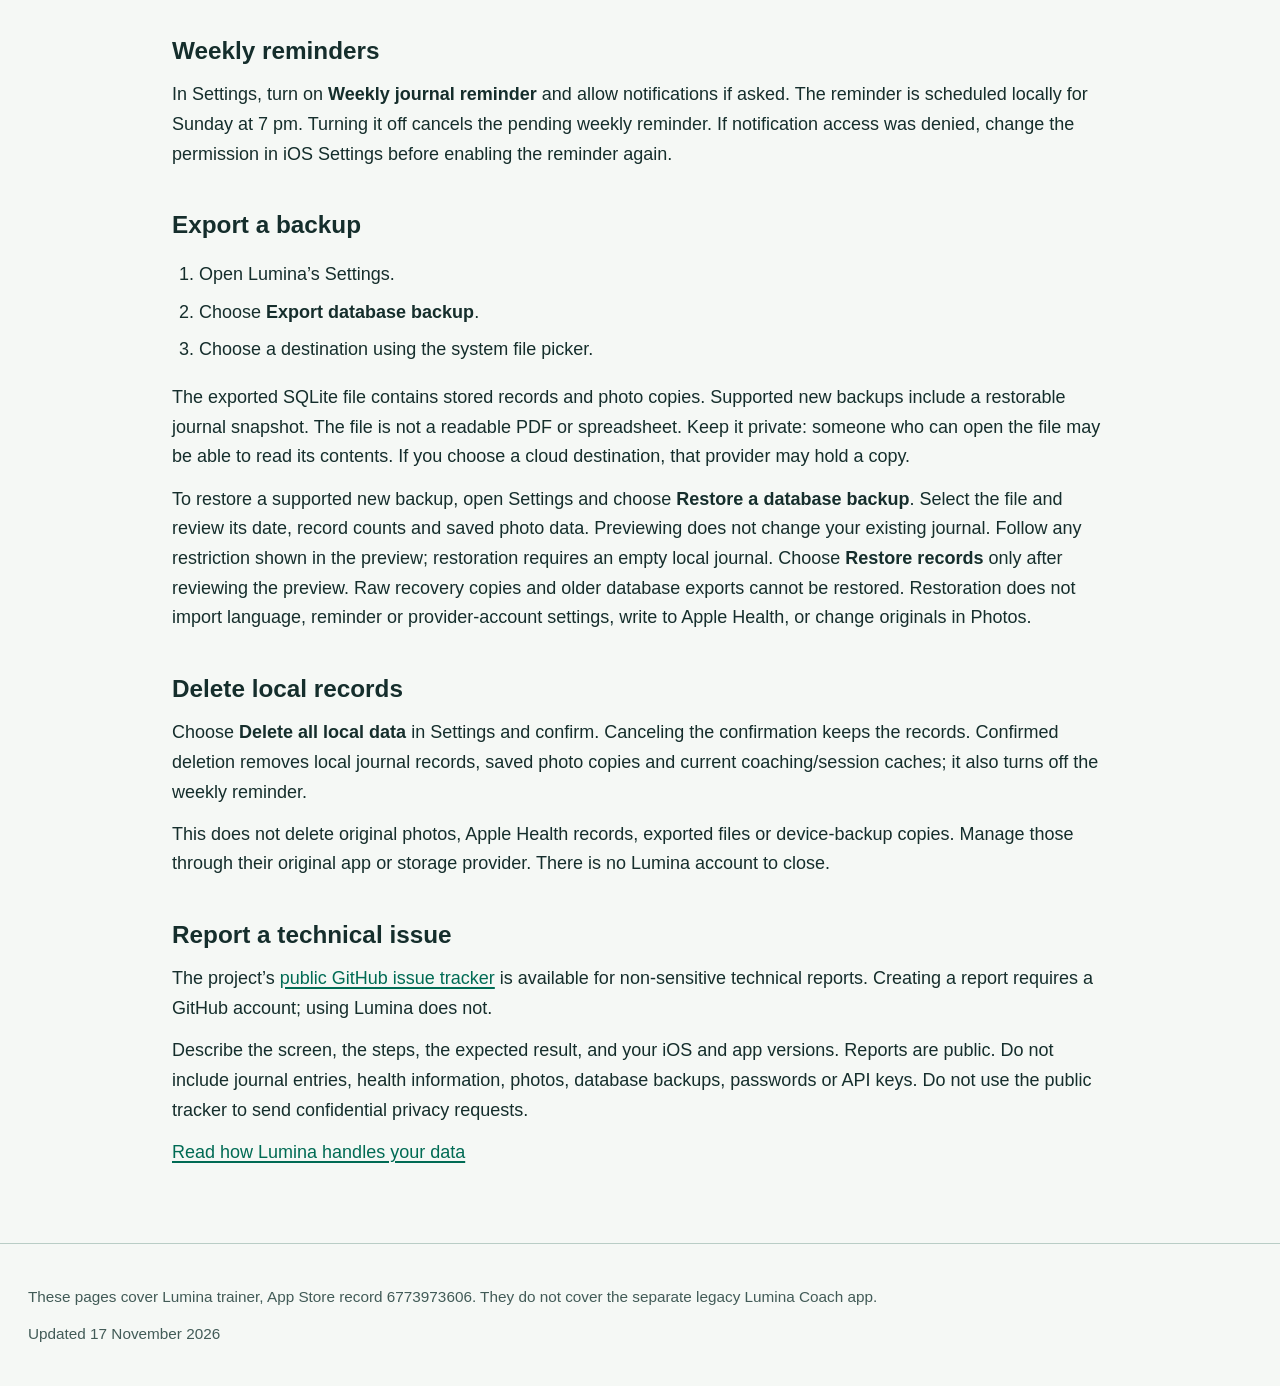
<file: docs/support.html>
<!doctype html>
<html lang="en" dir="ltr">
<head>
<meta charset="utf-8">
<meta name="viewport" content="width=device-width, initial-scale=1">
<meta name="description" content="Practical help for Lumina records, local coaching, reminders, backups and deletion.">
<meta name="referrer" content="strict-origin-when-cross-origin">
<meta http-equiv="Content-Security-Policy" content="default-src 'none'; style-src 'self'; img-src 'self'; base-uri 'none'; form-action 'none'">
<title>Support · Lumina</title>
<link rel="stylesheet" href="styles.css">
</head>
<body>
<a class="skip" href="#main">Skip to content</a>
<header><div class="wrap"><a class="brand" href="index.html">Lumina<span>Your journal, in your hands</span></a><nav aria-label="Main navigation"><a href="index.html">Overview</a><a href="support.html" aria-current="page">Support</a><a href="privacy.html">Privacy</a><a href="support-ar.html" lang="ar" hreflang="ar">العربية</a></nav></div></header>
<main class="wrap" id="main">
<p class="eyebrow">Help with Lumina trainer</p>
<h1>Support</h1>
<p class="intro">Keep useful records, review what you saved, and choose the next step that suits you.</p>
<div class="note"><h2>Protect your records</h2><p>If Lumina cannot open its journal, restart the app before trying again. Do not delete or reinstall the app unless you have a backup you intend to keep. Reinstalling can remove local records. Inspect a supported new backup in Settings before relying on it; previewing does not require deleting your existing records.</p></div>
<section id="navigation"><h2>Find a feature</h2><ul><li><strong>Home:</strong> start a daily check-in and open tools such as Habits and Settings.</li><li><strong>Workouts:</strong> log a session and open the saved-workout list.</li><li><strong>Nutrition:</strong> log a meal, add an optional photo, and open the saved-meal list.</li><li><strong>Coach:</strong> ask a question or open reflection prompts for your saved records.</li><li><strong>Progress:</strong> save and review your selected progress photos.</li></ul><p>Use the saved-record list to review the date, notes and values before editing or deleting an entry. Older prototype entries may include sample content; the app preserves existing records because it cannot reliably identify which ones you supplied.</p></section>
<section id="coaching"><h2>How free coaching works</h2><p>Lumina needs no separate AI app, API key, paid model account or subscription. When Apple’s on-device language model is already available and supports your selected app language, Coach can use it. Availability depends on the device, system settings, language and model readiness. Lumina does not ask you to download a model manually.</p><p>If the system model is unavailable, busy or too slow, the app can offer general local guidance and labels it accordingly. A model refusal is shown as an app notice. A local planning checklist is also available without AI. Use <strong>Stop</strong> to cancel an answer; leaving Coach or putting the app in the background also cancels the current request.</p><p>Generated replies can be mistaken. Coaching is intended for general reflection; do not rely on it for diagnosis, validated health measurements or determining a habit’s effects. The app does not provide photos to the model or let a reply automatically perform record actions. Review your actual records before making decisions.</p></section>
<section id="photos"><h2>Photos and health records</h2><p>Use the system photo picker to choose an image to copy into Lumina. Wait for the image to finish loading before saving, or remove the selection. Deleting a saved Lumina photo does not delete the original from Photos.</p><p>This version does not offer camera capture, voice-note recording or Apple Health access through its supported screens. Previously stored health snapshots remain available until you delete them.</p></section>
<section id="reminders"><h2>Weekly reminders</h2><p>In Settings, turn on <strong>Weekly journal reminder</strong> and allow notifications if asked. The reminder is scheduled locally for Sunday at 7 pm. Turning it off cancels the pending weekly reminder. If notification access was denied, change the permission in iOS Settings before enabling the reminder again.</p></section>
<section id="backup"><h2>Export a backup</h2><ol><li>Open Lumina’s Settings.</li><li>Choose <strong>Export database backup</strong>.</li><li>Choose a destination using the system file picker.</li></ol><p>The exported SQLite file contains stored records and photo copies. Supported new backups include a restorable journal snapshot. The file is not a readable PDF or spreadsheet. Keep it private: someone who can open the file may be able to read its contents. If you choose a cloud destination, that provider may hold a copy.</p>
<p>To restore a supported new backup, open Settings and choose <strong>Restore a database backup</strong>. Select the file and review its date, record counts and saved photo data. Previewing does not change your existing journal. Follow any restriction shown in the preview; restoration requires an empty local journal. Choose <strong>Restore records</strong> only after reviewing the preview. Raw recovery copies and older database exports cannot be restored. Restoration does not import language, reminder or provider-account settings, write to Apple Health, or change originals in Photos.</p></section>
<section id="deletion"><h2>Delete local records</h2><p>Choose <strong>Delete all local data</strong> in Settings and confirm. Canceling the confirmation keeps the records. Confirmed deletion removes local journal records, saved photo copies and current coaching/session caches; it also turns off the weekly reminder.</p><p>This does not delete original photos, Apple Health records, exported files or device-backup copies. Manage those through their original app or storage provider. There is no Lumina account to close.</p></section>
<section id="contact"><h2>Report a technical issue</h2><p>The project’s <a href="https://github.com/swonyu/Lumina/issues">public GitHub issue tracker</a> is available for non-sensitive technical reports. Creating a report requires a GitHub account; using Lumina does not.</p><p>Describe the screen, the steps, the expected result, and your iOS and app versions. Reports are public. Do not include journal entries, health information, photos, database backups, passwords or API keys. Do not use the public tracker to send confidential privacy requests.</p></section>
<p><a href="privacy.html">Read how Lumina handles your data</a></p>
</main>
<footer><div class="wrap"><p>These pages cover Lumina trainer, App Store record 6773973606. They do not cover the separate legacy Lumina Coach app.</p><p>Updated 17 November 2026</p></div></footer>
</body>
</html>
</file>
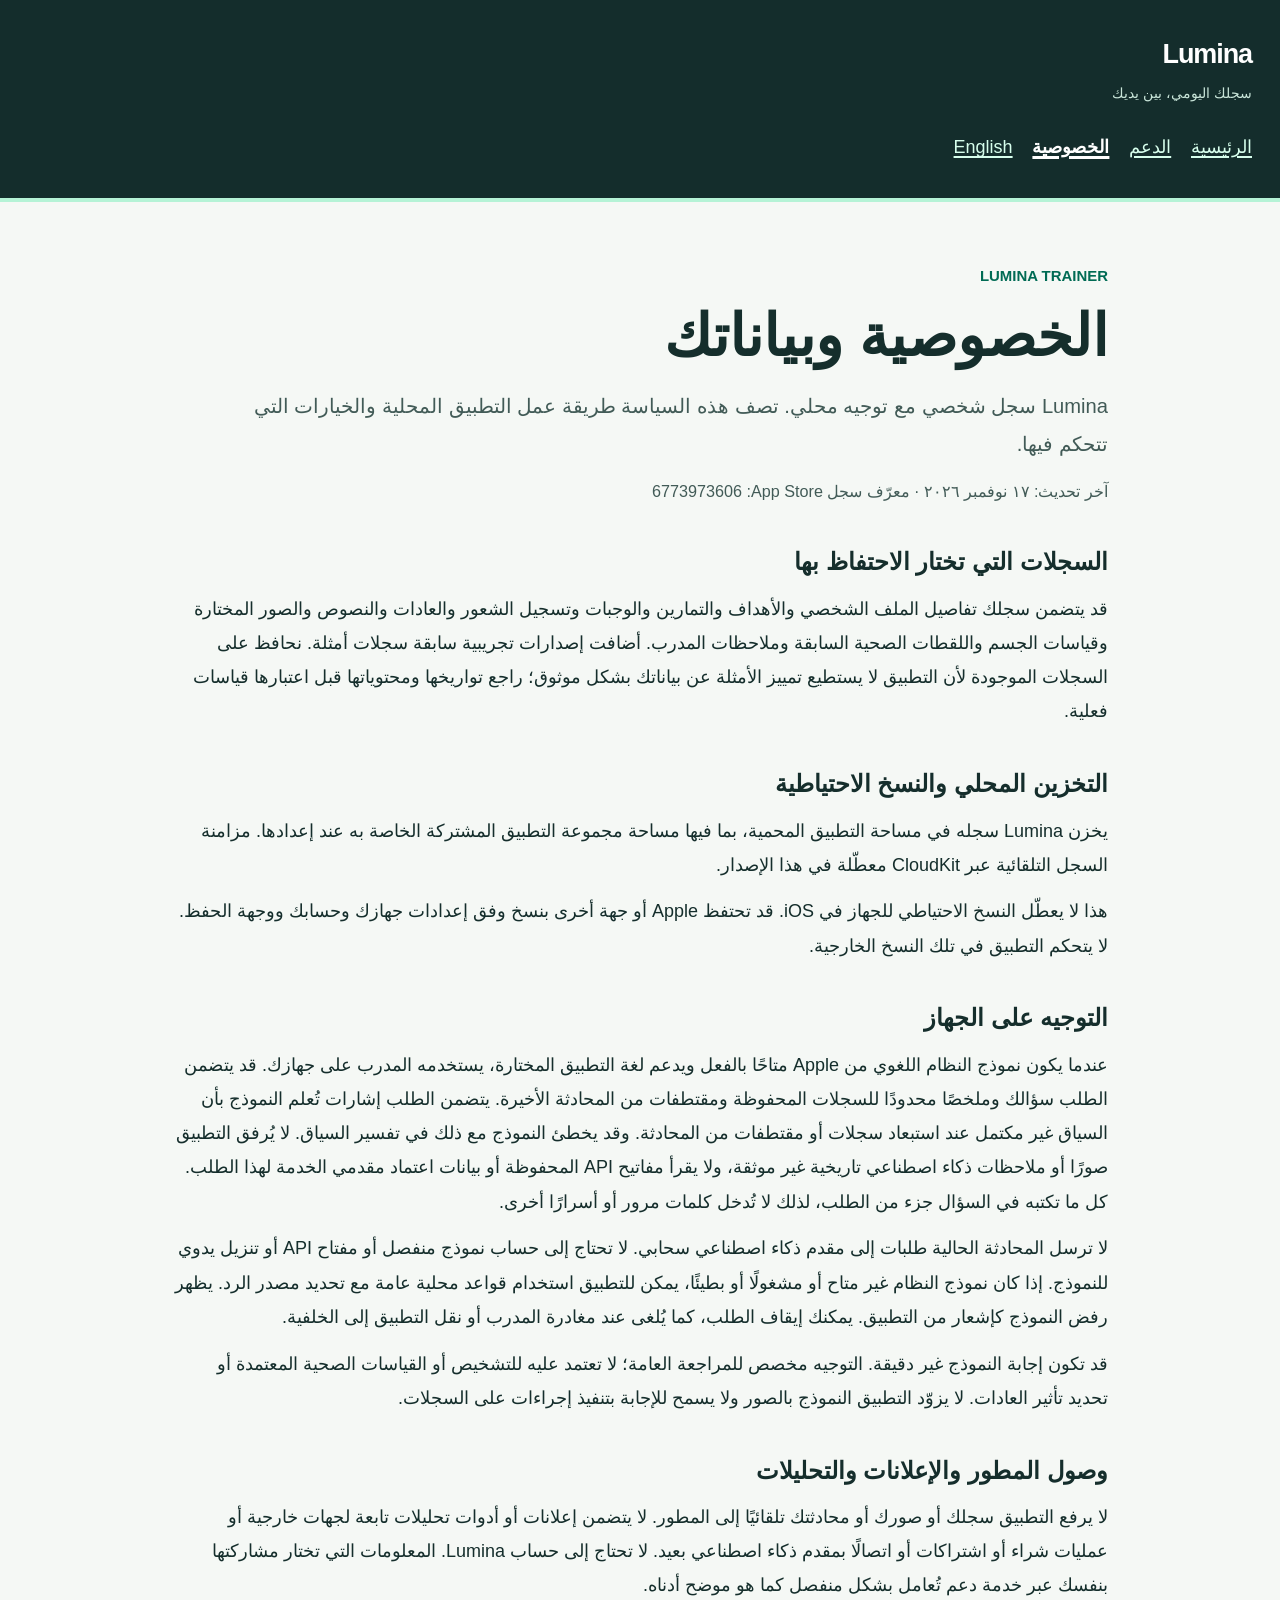
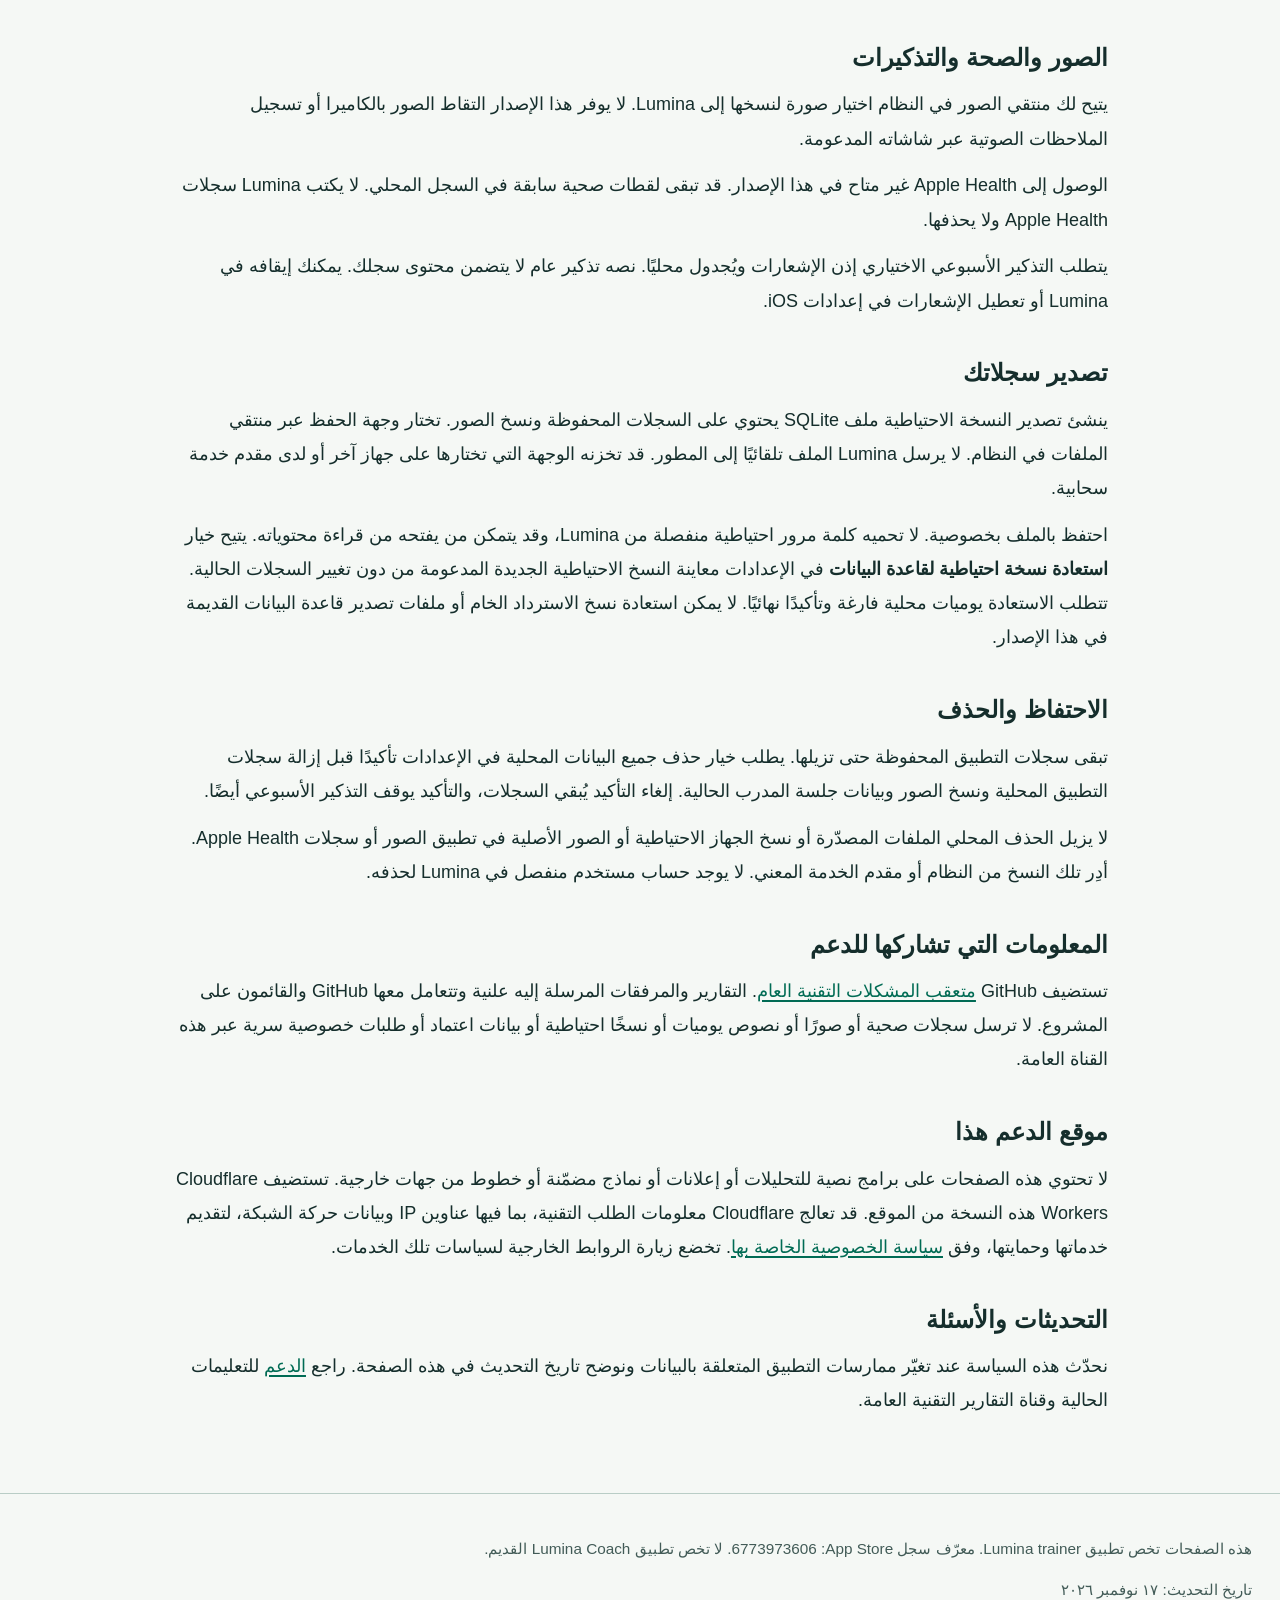
<file: hosting/cloudflare/public/privacy-ar.html>
<!doctype html>
<html lang="ar" dir="rtl">
<head>
<meta charset="utf-8">
<meta name="viewport" content="width=device-width, initial-scale=1">
<meta name="description" content="كيف يخزن Lumina trainer سجلاتك ويعالجها ويصدرها ويحذفها.">
<meta name="referrer" content="strict-origin-when-cross-origin">
<meta http-equiv="Content-Security-Policy" content="default-src 'none'; style-src 'self'; img-src 'self'; base-uri 'none'; form-action 'none'">
<title>سياسة الخصوصية · Lumina</title>
<link rel="stylesheet" href="styles.css">
</head>
<body>
<a class="skip" href="#main">انتقل إلى المحتوى</a>
<header><div class="wrap"><a class="brand" href="index.html">Lumina<span>سجلك اليومي، بين يديك</span></a><nav aria-label="التنقل الرئيسي"><a href="index.html">الرئيسية</a><a href="support-ar.html">الدعم</a><a href="privacy-ar.html" aria-current="page">الخصوصية</a><a href="privacy.html" lang="en" hreflang="en">English</a></nav></div></header>
<main class="wrap" id="main">
<p class="eyebrow">Lumina trainer</p><h1>الخصوصية وبياناتك</h1>
<p class="intro">Lumina سجل شخصي مع توجيه محلي. تصف هذه السياسة طريقة عمل التطبيق المحلية والخيارات التي تتحكم فيها.</p>
<p class="meta">آخر تحديث: ١٧ نوفمبر ٢٠٢٦ · معرّف سجل App Store: <bdi>6773973606</bdi></p>
<section id="records"><h2>السجلات التي تختار الاحتفاظ بها</h2><p>قد يتضمن سجلك تفاصيل الملف الشخصي والأهداف والتمارين والوجبات وتسجيل الشعور والعادات والنصوص والصور المختارة وقياسات الجسم واللقطات الصحية السابقة وملاحظات المدرب. أضافت إصدارات تجريبية سابقة سجلات أمثلة. نحافظ على السجلات الموجودة لأن التطبيق لا يستطيع تمييز الأمثلة عن بياناتك بشكل موثوق؛ راجع تواريخها ومحتوياتها قبل اعتبارها قياسات فعلية.</p></section>
<section id="storage"><h2>التخزين المحلي والنسخ الاحتياطية</h2><p>يخزن Lumina سجله في مساحة التطبيق المحمية، بما فيها مساحة مجموعة التطبيق المشتركة الخاصة به عند إعدادها. مزامنة السجل التلقائية عبر CloudKit معطّلة في هذا الإصدار.</p><p>هذا لا يعطّل النسخ الاحتياطي للجهاز في iOS. قد تحتفظ Apple أو جهة أخرى بنسخ وفق إعدادات جهازك وحسابك ووجهة الحفظ. لا يتحكم التطبيق في تلك النسخ الخارجية.</p></section>
<section id="ai"><h2>التوجيه على الجهاز</h2><p>عندما يكون نموذج النظام اللغوي من Apple متاحًا بالفعل ويدعم لغة التطبيق المختارة، يستخدمه المدرب على جهازك. قد يتضمن الطلب سؤالك وملخصًا محدودًا للسجلات المحفوظة ومقتطفات من المحادثة الأخيرة. يتضمن الطلب إشارات تُعلم النموذج بأن السياق غير مكتمل عند استبعاد سجلات أو مقتطفات من المحادثة. وقد يخطئ النموذج مع ذلك في تفسير السياق. لا يُرفق التطبيق صورًا أو ملاحظات ذكاء اصطناعي تاريخية غير موثقة، ولا يقرأ مفاتيح API المحفوظة أو بيانات اعتماد مقدمي الخدمة لهذا الطلب. كل ما تكتبه في السؤال جزء من الطلب، لذلك لا تُدخل كلمات مرور أو أسرارًا أخرى.</p><p>لا ترسل المحادثة الحالية طلبات إلى مقدم ذكاء اصطناعي سحابي. لا تحتاج إلى حساب نموذج منفصل أو مفتاح API أو تنزيل يدوي للنموذج. إذا كان نموذج النظام غير متاح أو مشغولًا أو بطيئًا، يمكن للتطبيق استخدام قواعد محلية عامة مع تحديد مصدر الرد. يظهر رفض النموذج كإشعار من التطبيق. يمكنك إيقاف الطلب، كما يُلغى عند مغادرة المدرب أو نقل التطبيق إلى الخلفية.</p><p>قد تكون إجابة النموذج غير دقيقة. التوجيه مخصص للمراجعة العامة؛ لا تعتمد عليه للتشخيص أو القياسات الصحية المعتمدة أو تحديد تأثير العادات. لا يزوّد التطبيق النموذج بالصور ولا يسمح للإجابة بتنفيذ إجراءات على السجلات.</p></section>
<section id="collection"><h2>وصول المطور والإعلانات والتحليلات</h2><p>لا يرفع التطبيق سجلك أو صورك أو محادثتك تلقائيًا إلى المطور. لا يتضمن إعلانات أو أدوات تحليلات تابعة لجهات خارجية أو عمليات شراء أو اشتراكات أو اتصالًا بمقدم ذكاء اصطناعي بعيد. لا تحتاج إلى حساب Lumina. المعلومات التي تختار مشاركتها بنفسك عبر خدمة دعم تُعامل بشكل منفصل كما هو موضح أدناه.</p></section>
<section id="permissions"><h2>الصور والصحة والتذكيرات</h2><p>يتيح لك منتقي الصور في النظام اختيار صورة لنسخها إلى Lumina. لا يوفر هذا الإصدار التقاط الصور بالكاميرا أو تسجيل الملاحظات الصوتية عبر شاشاته المدعومة.</p><p>الوصول إلى Apple Health غير متاح في هذا الإصدار. قد تبقى لقطات صحية سابقة في السجل المحلي. لا يكتب Lumina سجلات Apple Health ولا يحذفها.</p><p>يتطلب التذكير الأسبوعي الاختياري إذن الإشعارات ويُجدول محليًا. نصه تذكير عام لا يتضمن محتوى سجلك. يمكنك إيقافه في Lumina أو تعطيل الإشعارات في إعدادات iOS.</p></section>
<section id="export"><h2>تصدير سجلاتك</h2><p>ينشئ تصدير النسخة الاحتياطية ملف SQLite يحتوي على السجلات المحفوظة ونسخ الصور. تختار وجهة الحفظ عبر منتقي الملفات في النظام. لا يرسل Lumina الملف تلقائيًا إلى المطور. قد تخزنه الوجهة التي تختارها على جهاز آخر أو لدى مقدم خدمة سحابية.</p><p>احتفظ بالملف بخصوصية. لا تحميه كلمة مرور احتياطية منفصلة من Lumina، وقد يتمكن من يفتحه من قراءة محتوياته. يتيح خيار <strong>استعادة نسخة احتياطية لقاعدة البيانات</strong> في الإعدادات معاينة النسخ الاحتياطية الجديدة المدعومة من دون تغيير السجلات الحالية. تتطلب الاستعادة يوميات محلية فارغة وتأكيدًا نهائيًا. لا يمكن استعادة نسخ الاسترداد الخام أو ملفات تصدير قاعدة البيانات القديمة في هذا الإصدار.</p></section>
<section id="retention"><h2>الاحتفاظ والحذف</h2><p>تبقى سجلات التطبيق المحفوظة حتى تزيلها. يطلب خيار حذف جميع البيانات المحلية في الإعدادات تأكيدًا قبل إزالة سجلات التطبيق المحلية ونسخ الصور وبيانات جلسة المدرب الحالية. إلغاء التأكيد يُبقي السجلات، والتأكيد يوقف التذكير الأسبوعي أيضًا.</p><p>لا يزيل الحذف المحلي الملفات المصدّرة أو نسخ الجهاز الاحتياطية أو الصور الأصلية في تطبيق الصور أو سجلات Apple Health. أدِر تلك النسخ من النظام أو مقدم الخدمة المعني. لا يوجد حساب مستخدم منفصل في Lumina لحذفه.</p></section>
<section id="support"><h2>المعلومات التي تشاركها للدعم</h2><p>تستضيف GitHub <a href="support-ar.html#contact">متعقب المشكلات التقنية العام</a>. التقارير والمرفقات المرسلة إليه علنية وتتعامل معها GitHub والقائمون على المشروع. لا ترسل سجلات صحية أو صورًا أو نصوص يوميات أو نسخًا احتياطية أو بيانات اعتماد أو طلبات خصوصية سرية عبر هذه القناة العامة.</p></section>
<section id="website"><h2>موقع الدعم هذا</h2><p>لا تحتوي هذه الصفحات على برامج نصية للتحليلات أو إعلانات أو نماذج مضمّنة أو خطوط من جهات خارجية. تستضيف Cloudflare Workers هذه النسخة من الموقع. قد تعالج Cloudflare معلومات الطلب التقنية، بما فيها عناوين IP وبيانات حركة الشبكة، لتقديم خدماتها وحمايتها، وفق <a href="https://www.cloudflare.com/privacypolicy/">سياسة الخصوصية الخاصة بها</a>. تخضع زيارة الروابط الخارجية لسياسات تلك الخدمات.</p></section>
<section id="changes"><h2>التحديثات والأسئلة</h2><p>نحدّث هذه السياسة عند تغيّر ممارسات التطبيق المتعلقة بالبيانات ونوضح تاريخ التحديث في هذه الصفحة. راجع <a href="support-ar.html">الدعم</a> للتعليمات الحالية وقناة التقارير التقنية العامة.</p></section>
</main>
<footer><div class="wrap"><p>هذه الصفحات تخص تطبيق Lumina trainer. معرّف سجل App Store: <bdi>6773973606</bdi>. لا تخص تطبيق Lumina Coach القديم.</p><p>تاريخ التحديث: ١٧ نوفمبر ٢٠٢٦</p></div></footer>
</body>
</html>
</file>
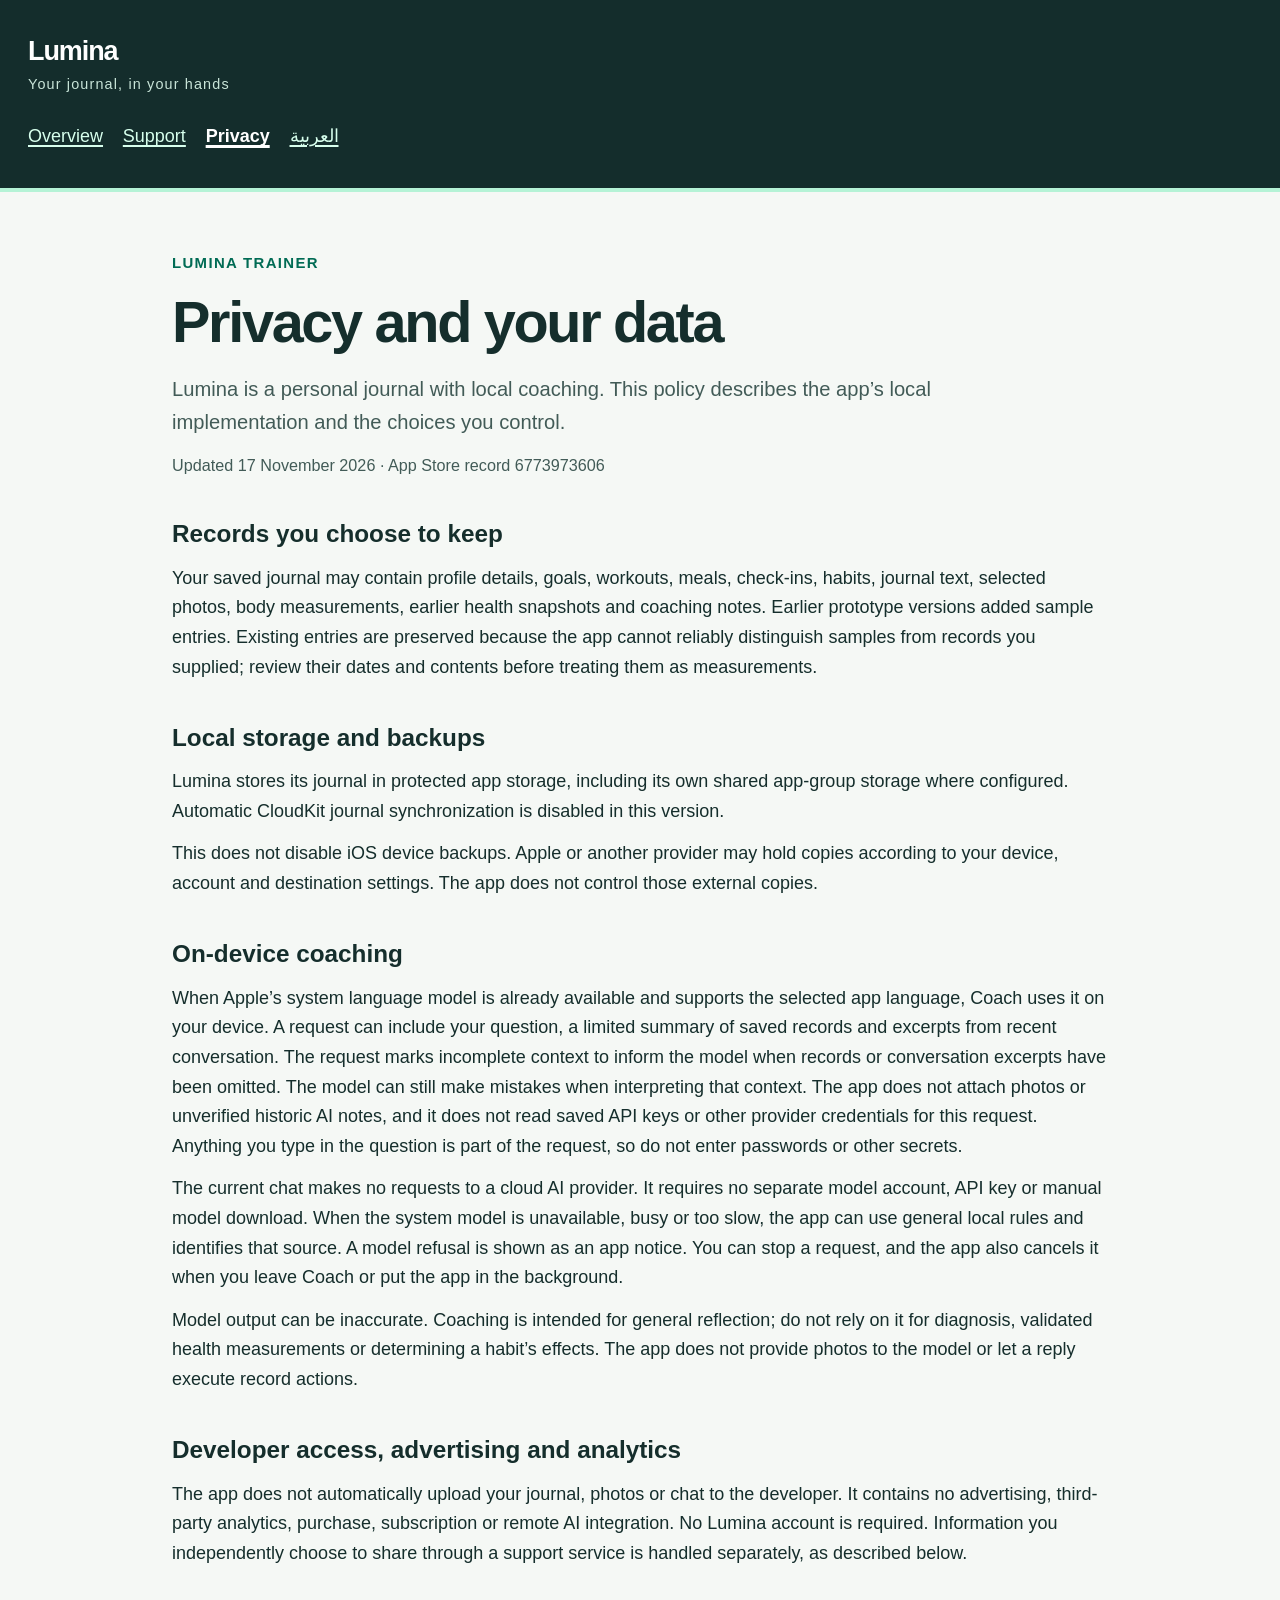
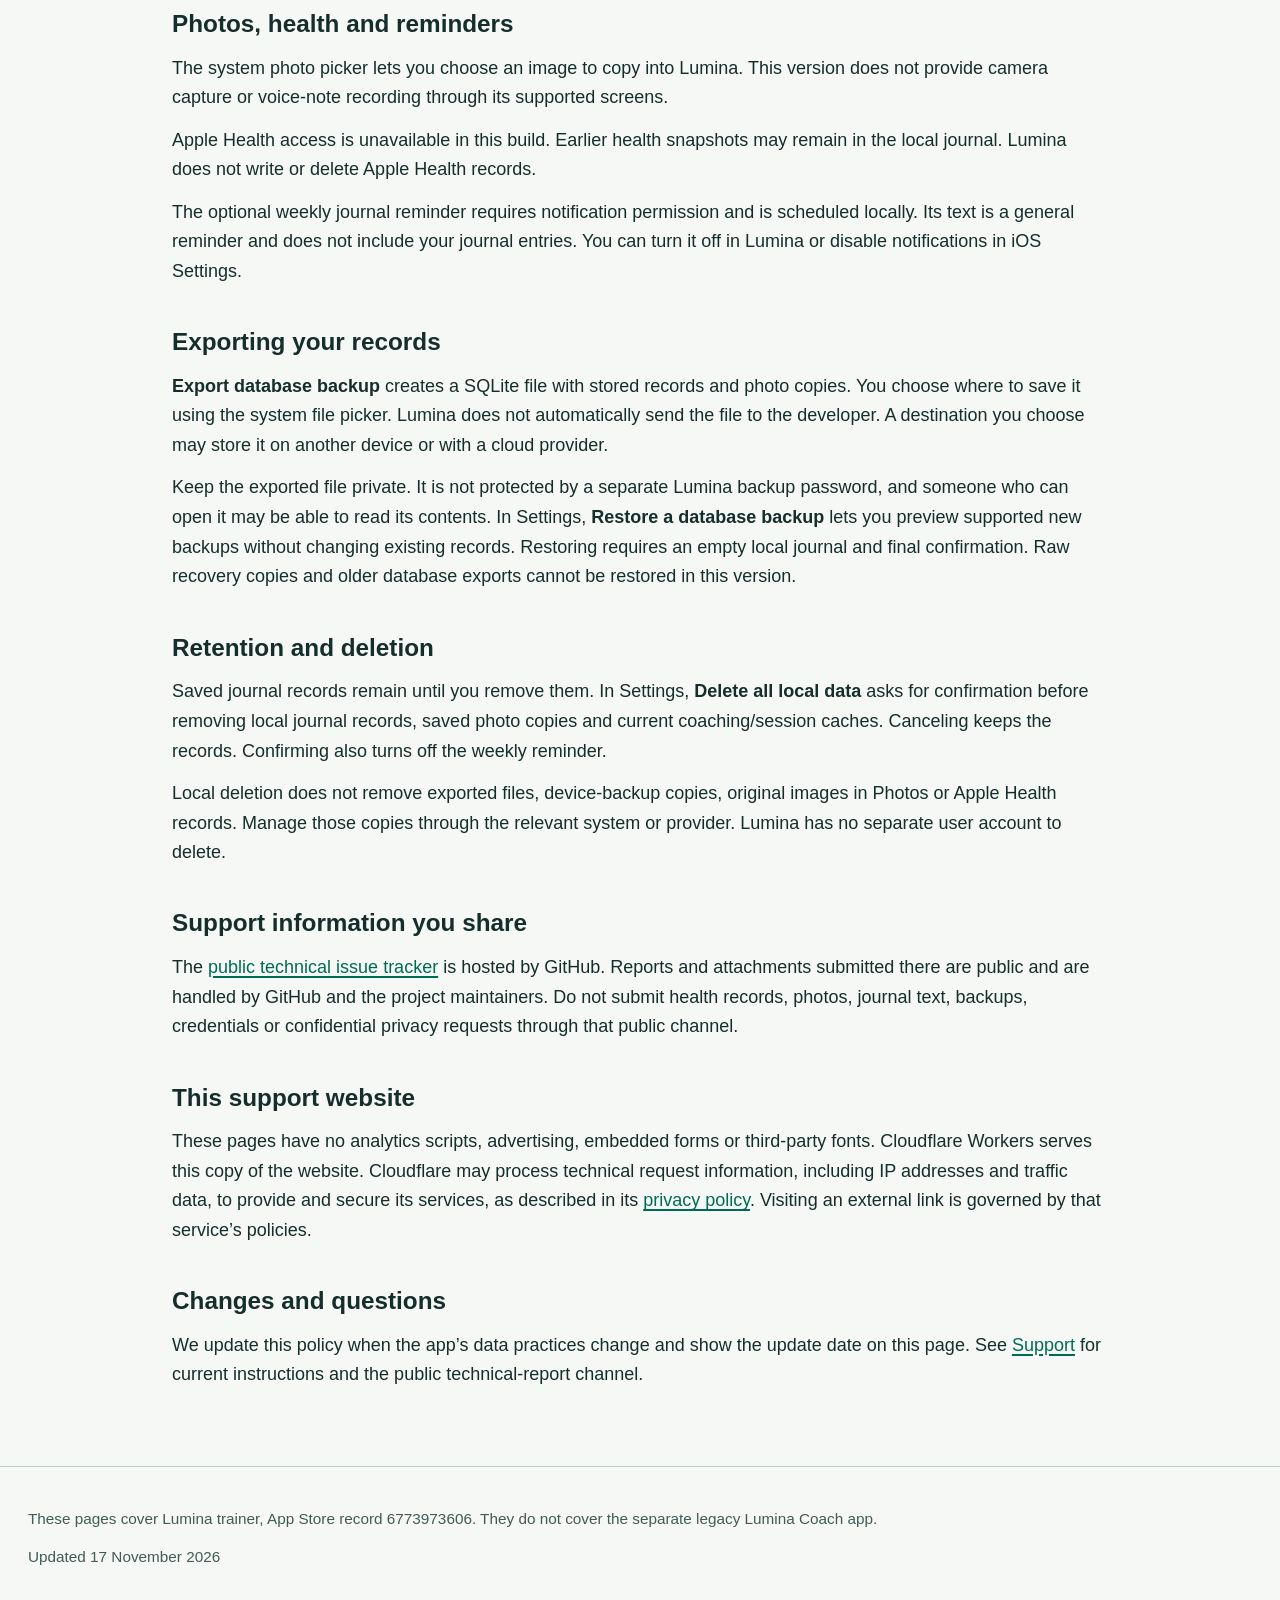
<file: hosting/cloudflare/public/privacy.html>
<!doctype html>
<html lang="en" dir="ltr">
<head>
<meta charset="utf-8">
<meta name="viewport" content="width=device-width, initial-scale=1">
<meta name="description" content="How Lumina trainer stores, processes, exports and deletes your records.">
<meta name="referrer" content="strict-origin-when-cross-origin">
<meta http-equiv="Content-Security-Policy" content="default-src 'none'; style-src 'self'; img-src 'self'; base-uri 'none'; form-action 'none'">
<title>Privacy policy · Lumina</title>
<link rel="stylesheet" href="styles.css">
</head>
<body>
<a class="skip" href="#main">Skip to content</a>
<header><div class="wrap"><a class="brand" href="index.html">Lumina<span>Your journal, in your hands</span></a><nav aria-label="Main navigation"><a href="index.html">Overview</a><a href="support.html">Support</a><a href="privacy.html" aria-current="page">Privacy</a><a href="privacy-ar.html" lang="ar" hreflang="ar">العربية</a></nav></div></header>
<main class="wrap" id="main">
<p class="eyebrow">Lumina trainer</p>
<h1>Privacy and your data</h1>
<p class="intro">Lumina is a personal journal with local coaching. This policy describes the app’s local implementation and the choices you control.</p>
<p class="meta">Updated 17 November 2026 · App Store record 6773973606</p>
<section id="records"><h2>Records you choose to keep</h2><p>Your saved journal may contain profile details, goals, workouts, meals, check-ins, habits, journal text, selected photos, body measurements, earlier health snapshots and coaching notes. Earlier prototype versions added sample entries. Existing entries are preserved because the app cannot reliably distinguish samples from records you supplied; review their dates and contents before treating them as measurements.</p></section>
<section id="storage"><h2>Local storage and backups</h2><p>Lumina stores its journal in protected app storage, including its own shared app-group storage where configured. Automatic CloudKit journal synchronization is disabled in this version.</p><p>This does not disable iOS device backups. Apple or another provider may hold copies according to your device, account and destination settings. The app does not control those external copies.</p></section>
<section id="ai"><h2>On-device coaching</h2><p>When Apple’s system language model is already available and supports the selected app language, Coach uses it on your device. A request can include your question, a limited summary of saved records and excerpts from recent conversation. The request marks incomplete context to inform the model when records or conversation excerpts have been omitted. The model can still make mistakes when interpreting that context. The app does not attach photos or unverified historic AI notes, and it does not read saved API keys or other provider credentials for this request. Anything you type in the question is part of the request, so do not enter passwords or other secrets.</p><p>The current chat makes no requests to a cloud AI provider. It requires no separate model account, API key or manual model download. When the system model is unavailable, busy or too slow, the app can use general local rules and identifies that source. A model refusal is shown as an app notice. You can stop a request, and the app also cancels it when you leave Coach or put the app in the background.</p><p>Model output can be inaccurate. Coaching is intended for general reflection; do not rely on it for diagnosis, validated health measurements or determining a habit’s effects. The app does not provide photos to the model or let a reply execute record actions.</p></section>
<section id="collection"><h2>Developer access, advertising and analytics</h2><p>The app does not automatically upload your journal, photos or chat to the developer. It contains no advertising, third-party analytics, purchase, subscription or remote AI integration. No Lumina account is required. Information you independently choose to share through a support service is handled separately, as described below.</p></section>
<section id="permissions"><h2>Photos, health and reminders</h2><p>The system photo picker lets you choose an image to copy into Lumina. This version does not provide camera capture or voice-note recording through its supported screens.</p><p>Apple Health access is unavailable in this build. Earlier health snapshots may remain in the local journal. Lumina does not write or delete Apple Health records.</p><p>The optional weekly journal reminder requires notification permission and is scheduled locally. Its text is a general reminder and does not include your journal entries. You can turn it off in Lumina or disable notifications in iOS Settings.</p></section>
<section id="export"><h2>Exporting your records</h2><p><strong>Export database backup</strong> creates a SQLite file with stored records and photo copies. You choose where to save it using the system file picker. Lumina does not automatically send the file to the developer. A destination you choose may store it on another device or with a cloud provider.</p><p>Keep the exported file private. It is not protected by a separate Lumina backup password, and someone who can open it may be able to read its contents. In Settings, <strong>Restore a database backup</strong> lets you preview supported new backups without changing existing records. Restoring requires an empty local journal and final confirmation. Raw recovery copies and older database exports cannot be restored in this version.</p></section>
<section id="retention"><h2>Retention and deletion</h2><p>Saved journal records remain until you remove them. In Settings, <strong>Delete all local data</strong> asks for confirmation before removing local journal records, saved photo copies and current coaching/session caches. Canceling keeps the records. Confirming also turns off the weekly reminder.</p><p>Local deletion does not remove exported files, device-backup copies, original images in Photos or Apple Health records. Manage those copies through the relevant system or provider. Lumina has no separate user account to delete.</p></section>
<section id="support"><h2>Support information you share</h2><p>The <a href="support.html#contact">public technical issue tracker</a> is hosted by GitHub. Reports and attachments submitted there are public and are handled by GitHub and the project maintainers. Do not submit health records, photos, journal text, backups, credentials or confidential privacy requests through that public channel.</p></section>
<section id="website"><h2>This support website</h2><p>These pages have no analytics scripts, advertising, embedded forms or third-party fonts. Cloudflare Workers serves this copy of the website. Cloudflare may process technical request information, including IP addresses and traffic data, to provide and secure its services, as described in its <a href="https://www.cloudflare.com/privacypolicy/">privacy policy</a>. Visiting an external link is governed by that service’s policies.</p></section>
<section id="changes"><h2>Changes and questions</h2><p>We update this policy when the app’s data practices change and show the update date on this page. See <a href="support.html">Support</a> for current instructions and the public technical-report channel.</p></section>
</main>
<footer><div class="wrap"><p>These pages cover Lumina trainer, App Store record 6773973606. They do not cover the separate legacy Lumina Coach app.</p><p>Updated 17 November 2026</p></div></footer>
</body>
</html>
</file>
<file: docs/styles.css>
:root{color-scheme:light;--ink:#152e2c;--muted:#425b57;--paper:#f5f8f5;--card:#fff;--edge:#b9cdc6;--accent:#006b54;--focus:#a54700;font:112.5%/1.65 -apple-system,BlinkMacSystemFont,"Segoe UI",Arial,sans-serif}
*{box-sizing:border-box}body{margin:0;background:var(--paper);color:var(--ink)}a{color:var(--accent);text-underline-offset:.18em;text-decoration-thickness:.1em}a:hover{text-decoration-thickness:.16em}a:focus-visible{outline:3px solid var(--focus);outline-offset:4px;border-radius:3px}.skip{position:absolute;inset-inline-start:1rem;top:-5rem;background:white;padding:.7rem;z-index:9}.skip:focus{top:.5rem}.wrap{width:min(100% - 2rem,68rem);margin-inline:auto}header{background:#142d2c;color:#fff;border-bottom:4px solid #b5f3d6}header .wrap{padding-block:1.6rem}header a:focus-visible{outline-color:#b5f3d6}.brand{font-size:1.5rem;font-weight:750;letter-spacing:-.04em;color:#fff;text-decoration:none}.brand span{display:block;font-size:.8rem;font-weight:500;letter-spacing:.08em;color:#c9e5d9}nav{display:flex;flex-wrap:wrap;gap:.3rem 1.1rem;margin-top:1rem}nav a{color:#d7ffed;display:inline-flex;align-items:center;min-height:44px}nav [aria-current=page]{color:#fff;font-weight:700;text-decoration-thickness:.16em}main{max-width:52rem;padding-block:2.6rem 3.5rem}h1{font-size:clamp(2.1rem,6vw,3.2rem);line-height:1.15;letter-spacing:-.04em;margin:.3rem 0 1rem}h2{font-size:1.35rem;line-height:1.35;margin:2.2rem 0 .7rem}p{margin:.7rem 0}li+li{margin-top:.45rem}ul,ol{padding-inline-start:1.5rem}.eyebrow{font-size:.83rem;letter-spacing:.09em;text-transform:uppercase;font-weight:750;color:var(--accent)}.intro{font-size:1.12rem;color:var(--muted);max-width:48rem}.note,.card{border:1px solid var(--edge);border-radius:1rem;background:var(--card);padding:1.2rem 1.35rem;margin-block:1.4rem}.note{border-inline-start:5px solid var(--accent)}.note h2,.card h2{margin-top:0}.cards{display:grid;grid-template-columns:repeat(auto-fit,minmax(min(100%,18rem),1fr));gap:1rem}.cards .card{margin:0}.meta{color:var(--muted);font-size:.9rem}.contents{padding:1rem 1.35rem;border:1px solid var(--edge);border-radius:1rem}.contents ul{margin:.5rem 0}.contents a{display:inline-block;min-height:44px;padding-block:.2rem}section{scroll-margin-top:1rem}footer{border-top:1px solid var(--edge);color:var(--muted);font-size:.85rem;padding-block:1.5rem}footer p{max-width:54rem}code{font:inherit;font-weight:650;overflow-wrap:anywhere}strong{font-weight:750}[dir=rtl] .brand span,[dir=rtl] .eyebrow{letter-spacing:0}[dir=rtl]{line-height:1.9}[dir=rtl] h1{letter-spacing:0}main a{overflow-wrap:anywhere}@media(max-width:32rem){main{padding-top:1.8rem}.note,.card{padding:1rem}nav{gap:.2rem 1rem}}@media print{header{background:white;color:black;border-bottom:1px solid black}.brand,.brand span,nav a{color:black}.skip{display:none}body{background:white}main{max-width:none}.note,.card{break-inside:avoid}}
</file>
<file: hosting/cloudflare/public/styles.css>
:root{color-scheme:light;--ink:#152e2c;--muted:#425b57;--paper:#f5f8f5;--card:#fff;--edge:#b9cdc6;--accent:#006b54;--focus:#a54700;font:112.5%/1.65 -apple-system,BlinkMacSystemFont,"Segoe UI",Arial,sans-serif}
*{box-sizing:border-box}body{margin:0;background:var(--paper);color:var(--ink)}a{color:var(--accent);text-underline-offset:.18em;text-decoration-thickness:.1em}a:hover{text-decoration-thickness:.16em}a:focus-visible{outline:3px solid var(--focus);outline-offset:4px;border-radius:3px}.skip{position:absolute;inset-inline-start:1rem;top:-5rem;background:white;padding:.7rem;z-index:9}.skip:focus{top:.5rem}.wrap{width:min(100% - 2rem,68rem);margin-inline:auto}header{background:#142d2c;color:#fff;border-bottom:4px solid #b5f3d6}header .wrap{padding-block:1.6rem}header a:focus-visible{outline-color:#b5f3d6}.brand{font-size:1.5rem;font-weight:750;letter-spacing:-.04em;color:#fff;text-decoration:none}.brand span{display:block;font-size:.8rem;font-weight:500;letter-spacing:.08em;color:#c9e5d9}nav{display:flex;flex-wrap:wrap;gap:.3rem 1.1rem;margin-top:1rem}nav a{color:#d7ffed;display:inline-flex;align-items:center;min-height:44px}nav [aria-current=page]{color:#fff;font-weight:700;text-decoration-thickness:.16em}main{max-width:52rem;padding-block:2.6rem 3.5rem}h1{font-size:clamp(2.1rem,6vw,3.2rem);line-height:1.15;letter-spacing:-.04em;margin:.3rem 0 1rem}h2{font-size:1.35rem;line-height:1.35;margin:2.2rem 0 .7rem}p{margin:.7rem 0}li+li{margin-top:.45rem}ul,ol{padding-inline-start:1.5rem}.eyebrow{font-size:.83rem;letter-spacing:.09em;text-transform:uppercase;font-weight:750;color:var(--accent)}.intro{font-size:1.12rem;color:var(--muted);max-width:48rem}.note,.card{border:1px solid var(--edge);border-radius:1rem;background:var(--card);padding:1.2rem 1.35rem;margin-block:1.4rem}.note{border-inline-start:5px solid var(--accent)}.note h2,.card h2{margin-top:0}.cards{display:grid;grid-template-columns:repeat(auto-fit,minmax(min(100%,18rem),1fr));gap:1rem}.cards .card{margin:0}.meta{color:var(--muted);font-size:.9rem}.contents{padding:1rem 1.35rem;border:1px solid var(--edge);border-radius:1rem}.contents ul{margin:.5rem 0}.contents a{display:inline-block;min-height:44px;padding-block:.2rem}section{scroll-margin-top:1rem}footer{border-top:1px solid var(--edge);color:var(--muted);font-size:.85rem;padding-block:1.5rem}footer p{max-width:54rem}code{font:inherit;font-weight:650;overflow-wrap:anywhere}strong{font-weight:750}[dir=rtl] .brand span,[dir=rtl] .eyebrow{letter-spacing:0}[dir=rtl]{line-height:1.9}[dir=rtl] h1{letter-spacing:0}main a{overflow-wrap:anywhere}@media(max-width:32rem){main{padding-top:1.8rem}.note,.card{padding:1rem}nav{gap:.2rem 1rem}}@media print{header{background:white;color:black;border-bottom:1px solid black}.brand,.brand span,nav a{color:black}.skip{display:none}body{background:white}main{max-width:none}.note,.card{break-inside:avoid}}
</file>
